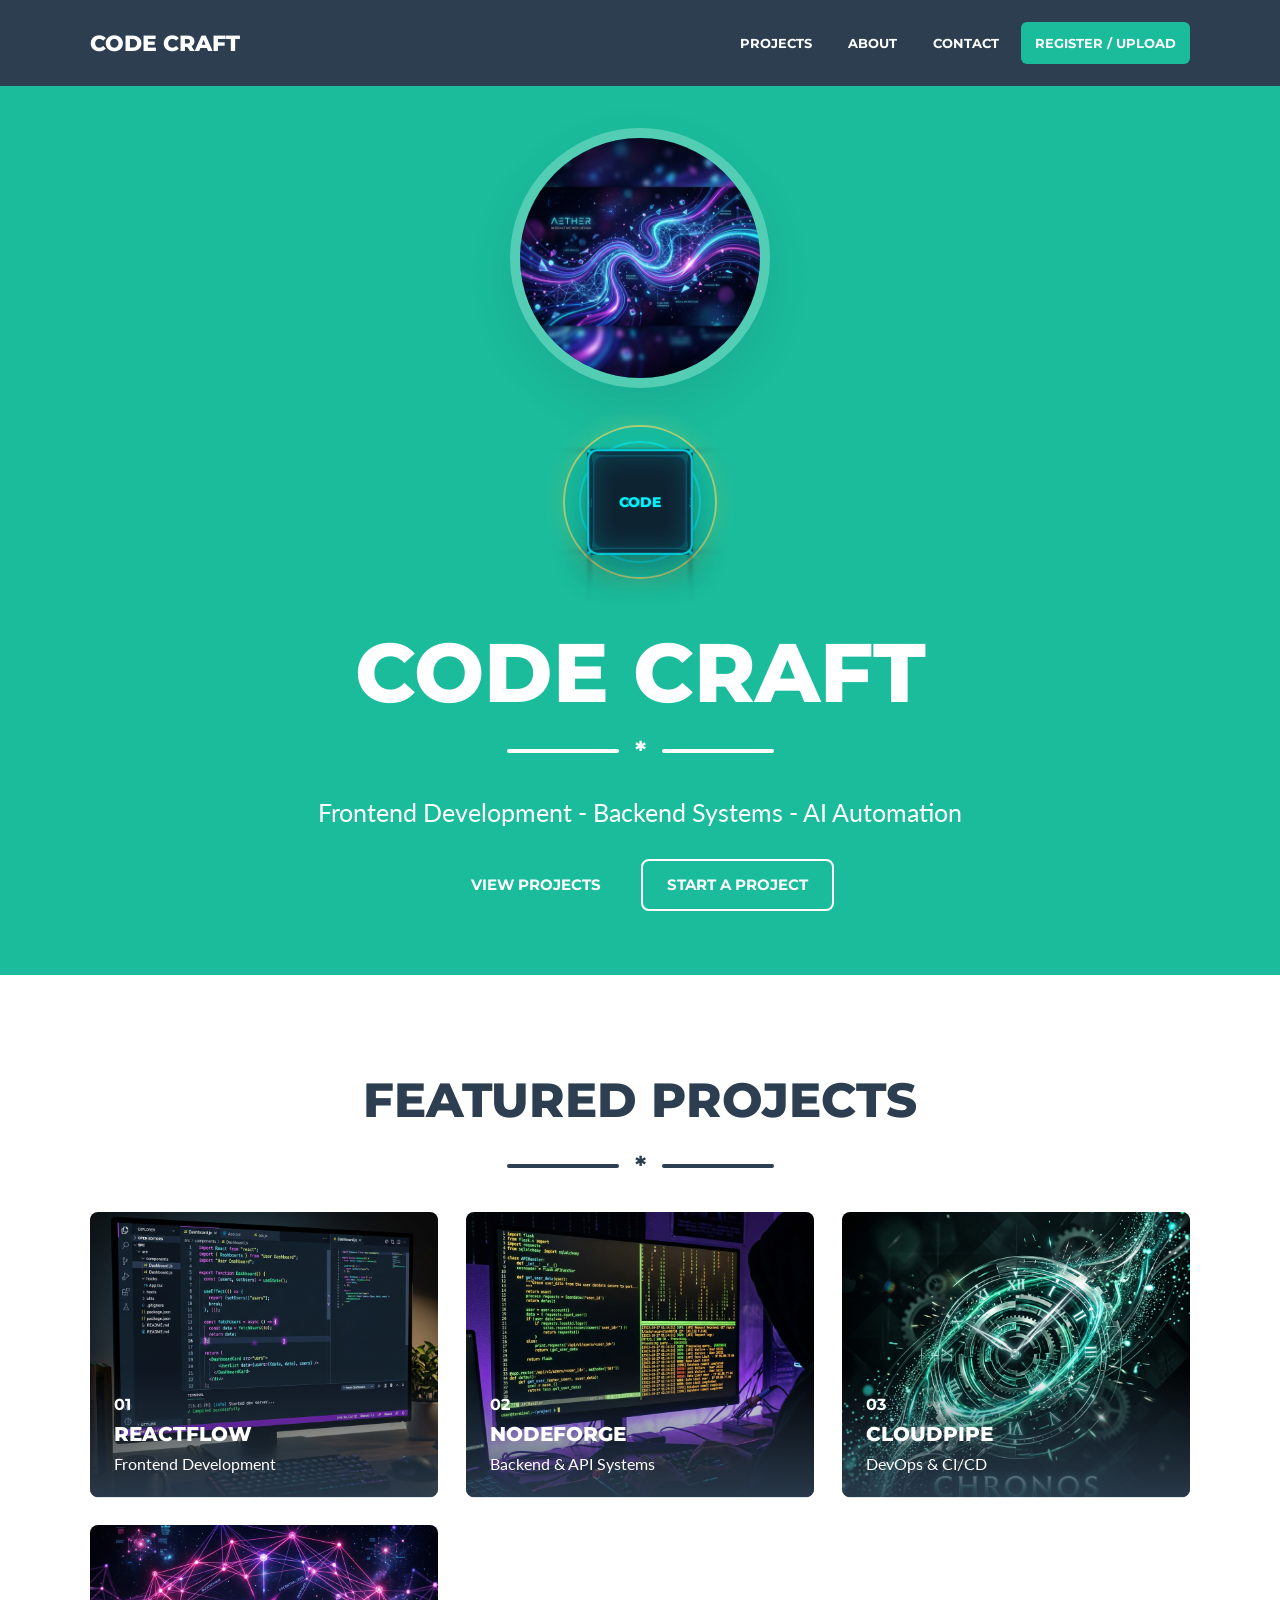
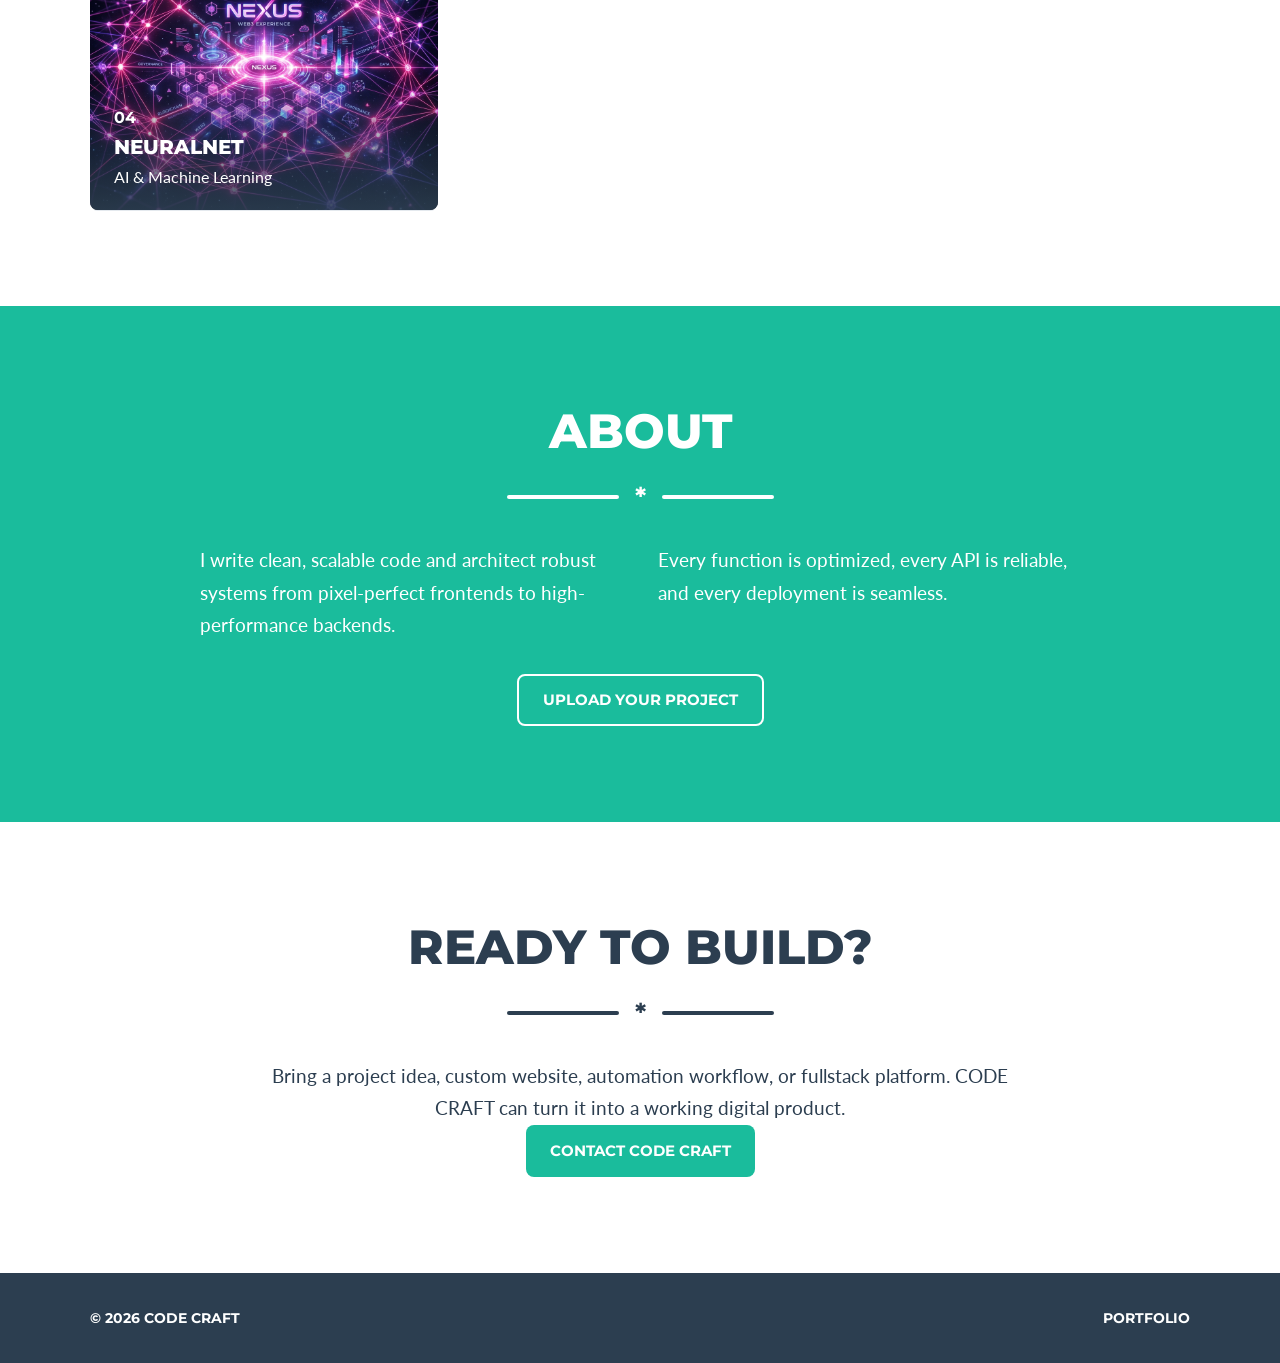
<file: Animuinated website 2/index.html>
<!DOCTYPE html>
<html lang="en">

<head>
  <meta charset="UTF-8">
  <meta name="viewport" content="width=device-width, initial-scale=1.0">
  <title>CODE CRAFT - Developer Studio</title>
  <meta name="description" content="CODE CRAFT is a developer studio crafting clean software, portfolio projects, and custom digital systems.">

  <link rel="preconnect" href="https://fonts.googleapis.com">
  <link rel="preconnect" href="https://fonts.gstatic.com" crossorigin>
  <link href="https://fonts.googleapis.com/css2?family=Lato:wght@400;700&family=Montserrat:wght@400;700;800&display=swap" rel="stylesheet">
  <link rel="stylesheet" href="styles.css">
</head>

<body>
  <div class="cursor-dot"></div>
  <div class="cursor-ring"></div>

  <nav class="navbar" id="navbar">
    <a href="index.html" class="navbar-logo">CODE CRAFT</a>
    <ul class="navbar-links">
      <li><a href="projects.html">Projects</a></li>
      <li><a href="#about">About</a></li>
      <li><a href="contact.html">Contact</a></li>
      <li><a href="register.html" class="nav-btn">Register / Upload</a></li>
    </ul>
  </nav>

  <header class="masthead">
    <div class="masthead-inner">
      <img class="masthead-avatar" src="aether.png" alt="CODE CRAFT developer workspace preview">
      <div class="hero-3d-stage" aria-hidden="true">
        <div class="hero-3d-orbit hero-3d-orbit-a"></div>
        <div class="hero-3d-orbit hero-3d-orbit-b"></div>
        <div class="hero-3d-cube">
          <span class="cube-face cube-front">CODE</span>
          <span class="cube-face cube-back">BUILD</span>
          <span class="cube-face cube-right">DEBUG</span>
          <span class="cube-face cube-left">DEPLOY</span>
          <span class="cube-face cube-top">STACK</span>
          <span class="cube-face cube-bottom">SCRIPT</span>
        </div>
      </div>
      <h1>CODE CRAFT</h1>
      <div class="theme-divider theme-divider-light">
        <span></span>
        <strong>*</strong>
        <span></span>
      </div>
      <p>Frontend Development - Backend Systems - AI Automation</p>
      <div class="masthead-actions">
        <a href="projects.html" class="btn-primary">View Projects</a>
        <a href="contact.html" class="btn-outline">Start a Project</a>
      </div>
    </div>
  </header>

  <main>
    <section class="page-section portfolio-home" id="portfolio">
      <div class="section-container">
        <h2 class="page-section-heading">Featured Projects</h2>
        <div class="theme-divider">
          <span></span>
          <strong>*</strong>
          <span></span>
        </div>
        <div class="portfolio-grid" id="projectsGrid">
          <!-- Dynamically hydrated from data/projects.json -->
        </div>
      </div>
    </section>

    <section class="page-section about-band" id="about">
      <div class="section-container">
        <h2 class="page-section-heading">About</h2>
        <div class="theme-divider theme-divider-light">
          <span></span>
          <strong>*</strong>
          <span></span>
        </div>
        <div class="about-columns" id="aboutContent">
          <p>I write clean, scalable code and architect robust systems from pixel-perfect frontends to high-performance backends.</p>
          <p>Every function is optimized, every API is reliable, and every deployment is built with a practical path to production.</p>
        </div>
        <div class="section-actions">
          <a href="register.html" class="btn-outline">Upload Your Project</a>
        </div>
      </div>
    </section>

    <section class="page-section contact-preview">
      <div class="section-container narrow">
        <h2 class="page-section-heading">Ready To Build?</h2>
        <div class="theme-divider">
          <span></span>
          <strong>*</strong>
          <span></span>
        </div>
        <p class="lead-text">Bring a project idea, custom website, automation workflow, or fullstack platform. CODE CRAFT can turn it into a working digital product.</p>
        <a href="contact.html" class="btn-primary">Contact CODE CRAFT</a>
      </div>
    </section>
  </main>

  <footer class="site-footer">
    <span class="footer-text">&copy; 2026 CODE CRAFT</span>
    <a href="projects.html" class="footer-link">Portfolio</a>
  </footer>

  <script src="shared.js"></script>
  <script>
    (function () {
      const FALLBACK_PROFILE = {
        logo: "CODE CRAFT",
        about: {
          paragraphs: [
            "I write clean, scalable code and architect robust systems from pixel-perfect frontends to high-performance backends.",
            "Every function is optimized, every API is reliable, and every deployment is built with a practical path to production."
          ]
        }
      };

      const FALLBACK_PROJECTS = [
        { id: "01", name: "ReactFlow", category: "Frontend Development", image: "code_frontend.png" },
        { id: "02", name: "NodeForge", category: "Backend & API Systems", image: "code_backend.png" },
        { id: "03", name: "CloudPipe", category: "DevOps & CI/CD", image: "chronos.png" },
        { id: "04", name: "NeuralNet", category: "AI & Machine Learning", image: "nexus.png" }
      ];

      async function fetchData(url, fallback) {
        try {
          const response = await fetch(url);
          if (!response.ok) throw new Error("Unable to load data.");
          return await response.json();
        } catch (error) {
          return fallback;
        }
      }

      async function hydrateHome() {
        const profile = await fetchData("data/profile.json", FALLBACK_PROFILE);
        const projects = await fetchData("data/projects.json", FALLBACK_PROJECTS);

        document.querySelectorAll(".navbar-logo").forEach((logo) => {
          logo.textContent = profile.logo || "CODE CRAFT";
        });

        const aboutContent = document.getElementById("aboutContent");
        if (aboutContent && profile.about && Array.isArray(profile.about.paragraphs)) {
          aboutContent.innerHTML = profile.about.paragraphs.map((paragraph) => `<p>${paragraph}</p>`).join("");
        }

        const projectsGrid = document.getElementById("projectsGrid");
        if (projectsGrid) {
          projectsGrid.innerHTML = projects.map((project) => `
            <article class="portfolio-card">
              <div class="portfolio-card-bg" style="background-image: url('${project.image}')"></div>
              <div class="portfolio-card-caption">
                <span class="portfolio-num">${project.id}</span>
                <h3 class="portfolio-name">${project.name}</h3>
                <p class="portfolio-category">${project.category}</p>
              </div>
            </article>
          `).join("");
        }
      }

      window.addEventListener("DOMContentLoaded", hydrateHome);
    })();
  </script>
</body>

</html>
</file>
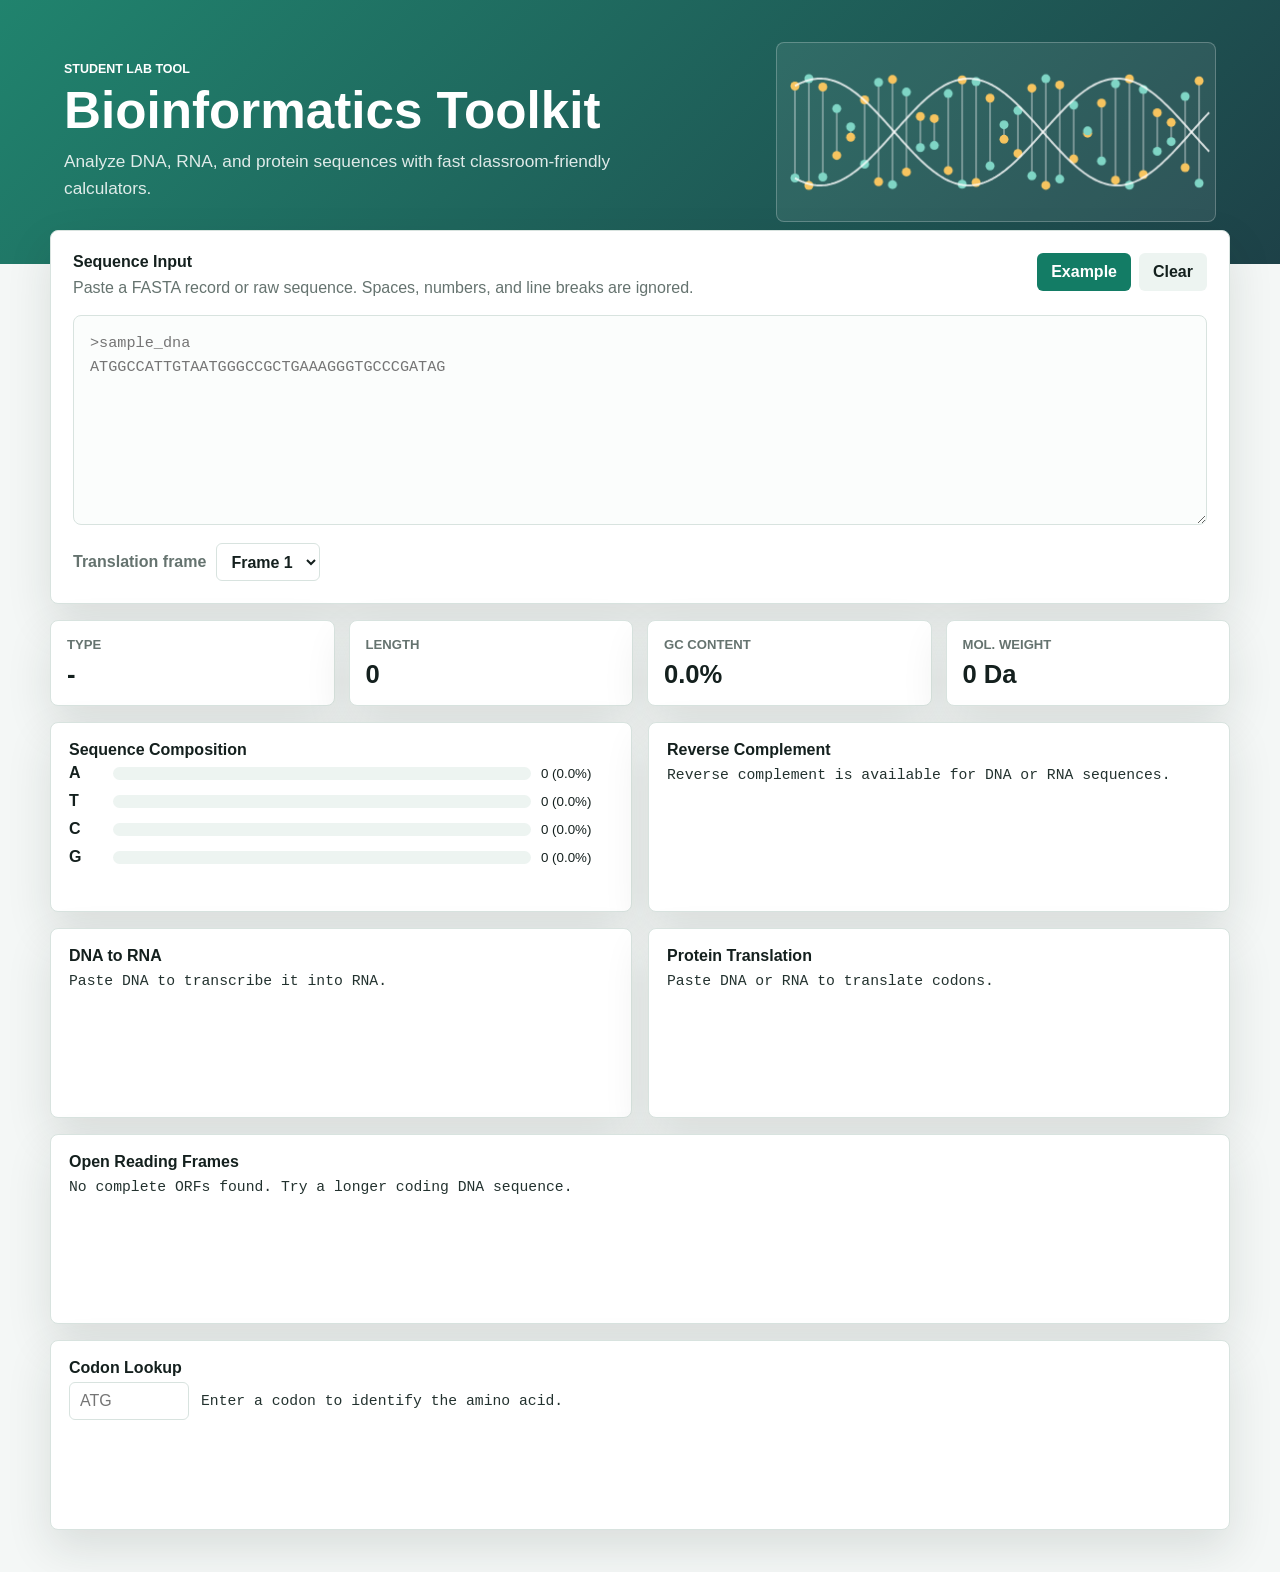
<file: Animuinated website 2/bioiinfromatic/index.html>
<!DOCTYPE html>
<html lang="en">
<head>
  <meta charset="UTF-8">
  <meta name="viewport" content="width=device-width, initial-scale=1.0">
  <title>Bioinformatics Student Toolkit</title>
  <link rel="stylesheet" href="styles.css">
</head>
<body>
  <header class="app-header">
    <div>
      <p class="eyebrow">Student Lab Tool</p>
      <h1>Bioinformatics Toolkit</h1>
      <p class="intro">Analyze DNA, RNA, and protein sequences with fast classroom-friendly calculators.</p>
    </div>
    <canvas id="helixCanvas" width="440" height="180" aria-label="Animated DNA helix visualization"></canvas>
  </header>

  <main class="layout">
    <section class="workspace" aria-labelledby="sequenceTitle">
      <div class="panel-heading">
        <div>
          <h2 id="sequenceTitle">Sequence Input</h2>
          <p>Paste a FASTA record or raw sequence. Spaces, numbers, and line breaks are ignored.</p>
        </div>
        <div class="controls">
          <button type="button" id="exampleBtn">Example</button>
          <button type="button" id="clearBtn" class="secondary">Clear</button>
        </div>
      </div>

      <textarea id="sequenceInput" spellcheck="false" placeholder=">sample_dna&#10;ATGGCCATTGTAATGGGCCGCTGAAAGGGTGCCCGATAG"></textarea>

      <div class="option-row">
        <label for="frameSelect">Translation frame</label>
        <select id="frameSelect">
          <option value="0">Frame 1</option>
          <option value="1">Frame 2</option>
          <option value="2">Frame 3</option>
        </select>
      </div>
    </section>

    <section class="metrics" aria-label="Sequence summary">
      <article>
        <span>Type</span>
        <strong id="seqType">-</strong>
      </article>
      <article>
        <span>Length</span>
        <strong id="seqLength">0</strong>
      </article>
      <article>
        <span>GC Content</span>
        <strong id="gcContent">0%</strong>
      </article>
      <article>
        <span>Mol. Weight</span>
        <strong id="molWeight">0 Da</strong>
      </article>
    </section>

    <section class="tool-grid">
      <article class="tool-panel">
        <h2>Sequence Composition</h2>
        <div class="bars" id="compositionBars"></div>
      </article>

      <article class="tool-panel">
        <h2>Reverse Complement</h2>
        <pre id="reverseComplement">Enter a DNA sequence to calculate its reverse complement.</pre>
      </article>

      <article class="tool-panel">
        <h2>DNA to RNA</h2>
        <pre id="rnaOutput">Enter a DNA sequence to transcribe it.</pre>
      </article>

      <article class="tool-panel">
        <h2>Protein Translation</h2>
        <pre id="proteinOutput">Enter DNA or RNA to translate codons.</pre>
      </article>

      <article class="tool-panel wide">
        <h2>Open Reading Frames</h2>
        <div class="orf-list" id="orfList">No ORFs found yet.</div>
      </article>

      <article class="tool-panel wide">
        <h2>Codon Lookup</h2>
        <div class="codon-lookup">
          <input id="codonInput" type="text" maxlength="3" placeholder="ATG" aria-label="Codon lookup">
          <output id="codonOutput">Enter a codon to identify the amino acid.</output>
        </div>
      </article>
    </section>
  </main>

  <script src="script.js"></script>
</body>
</html>
</file>
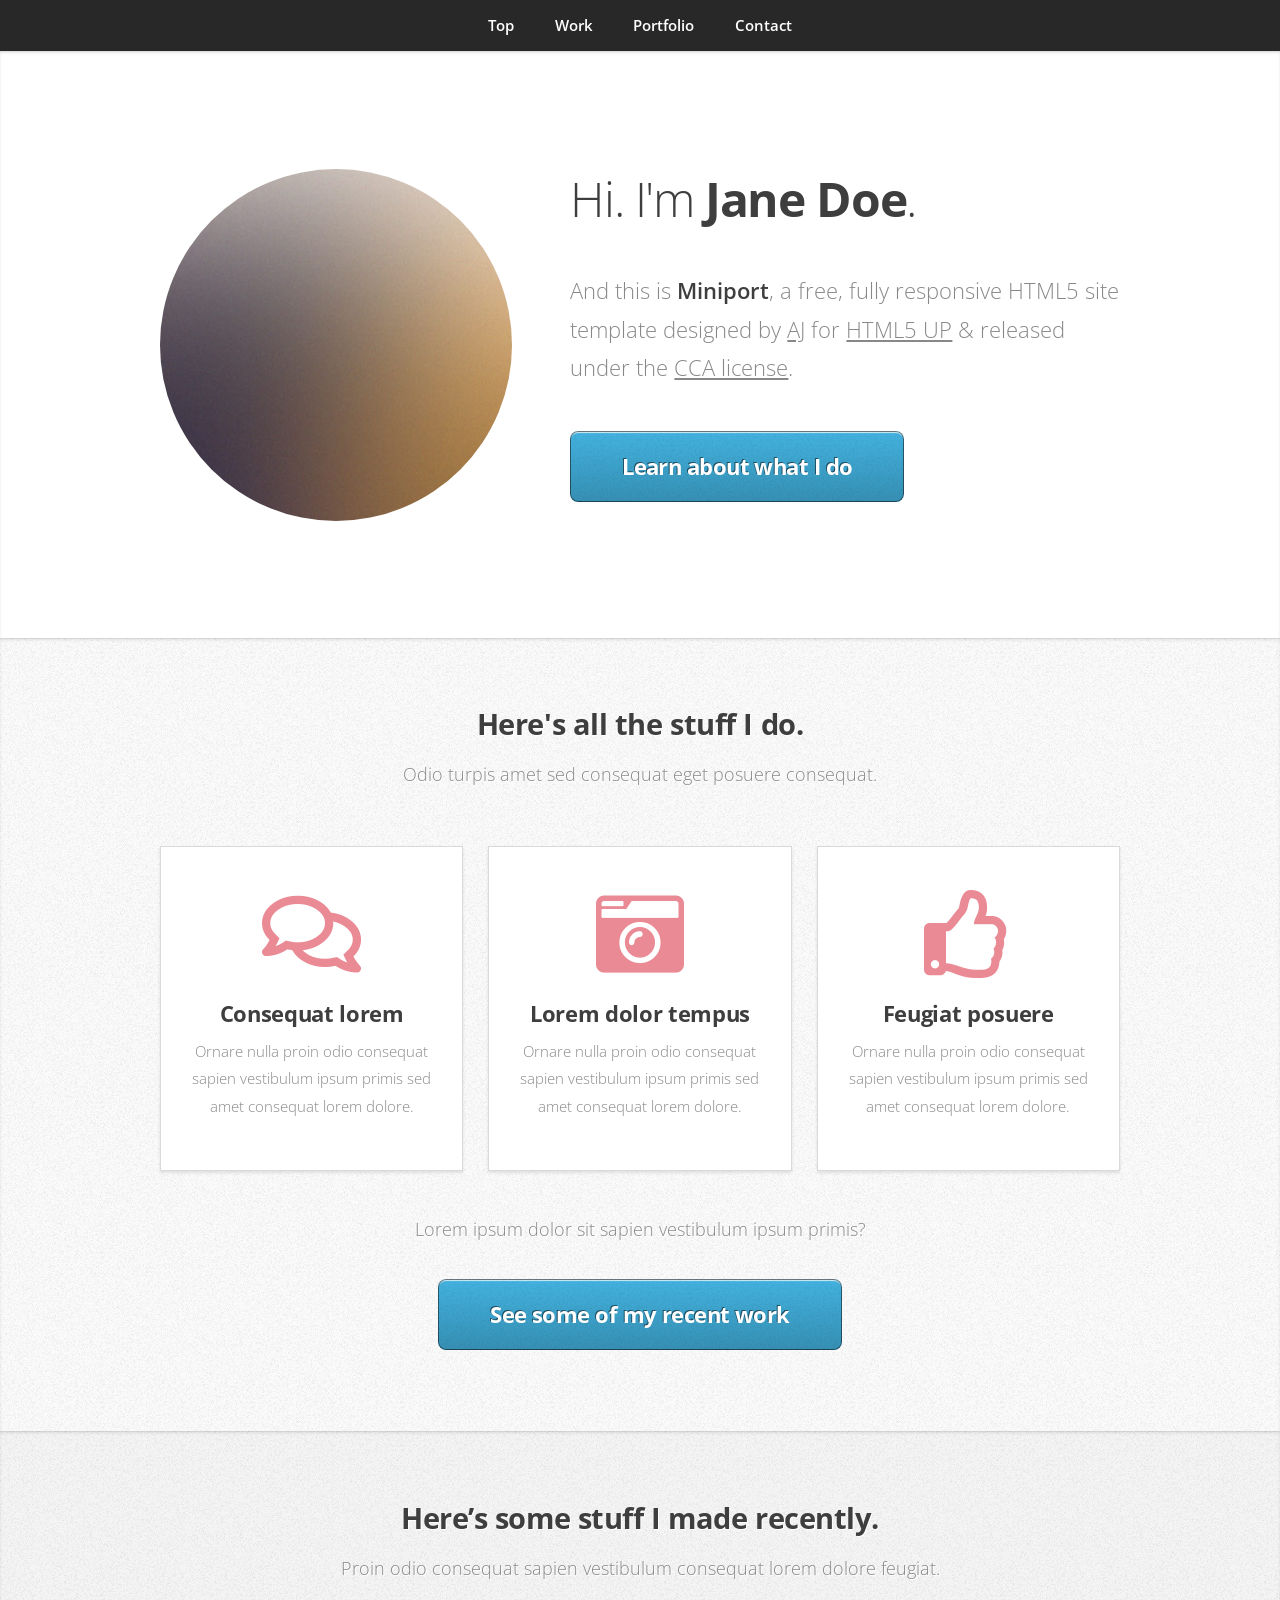
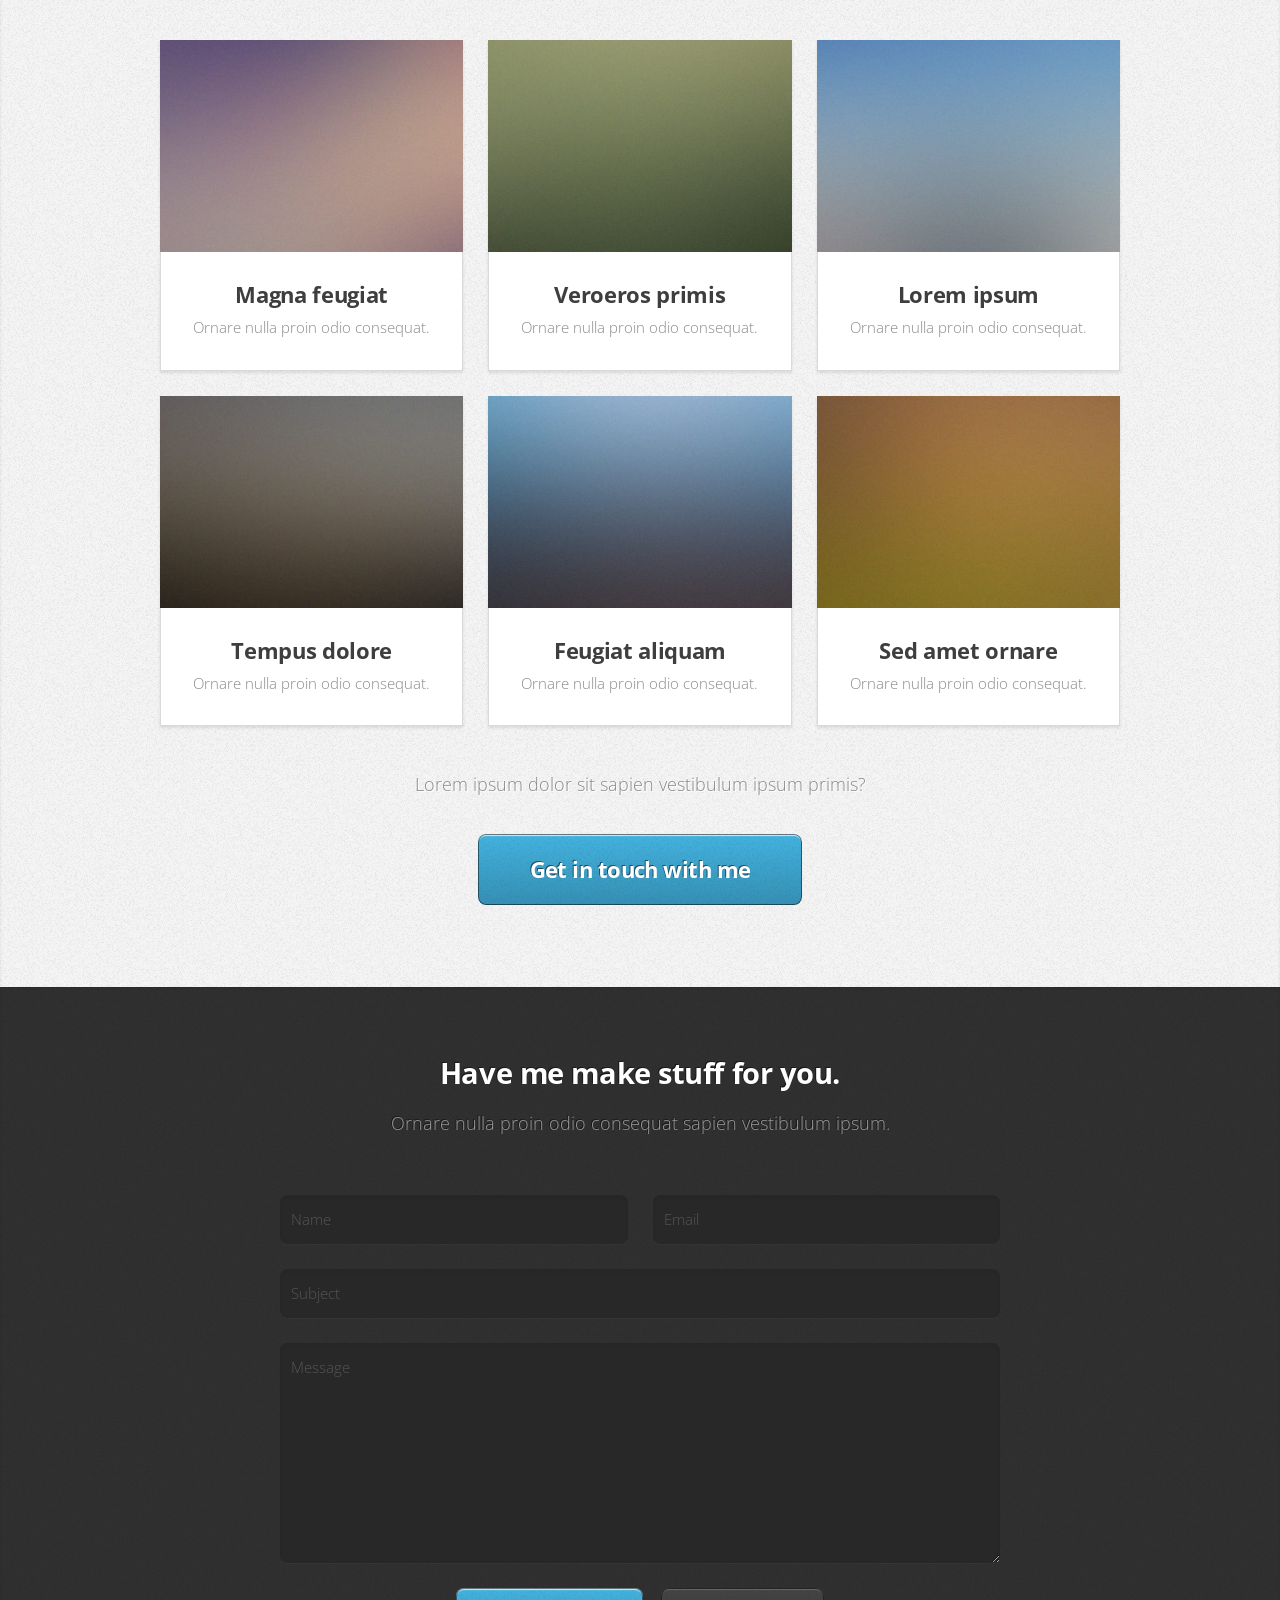
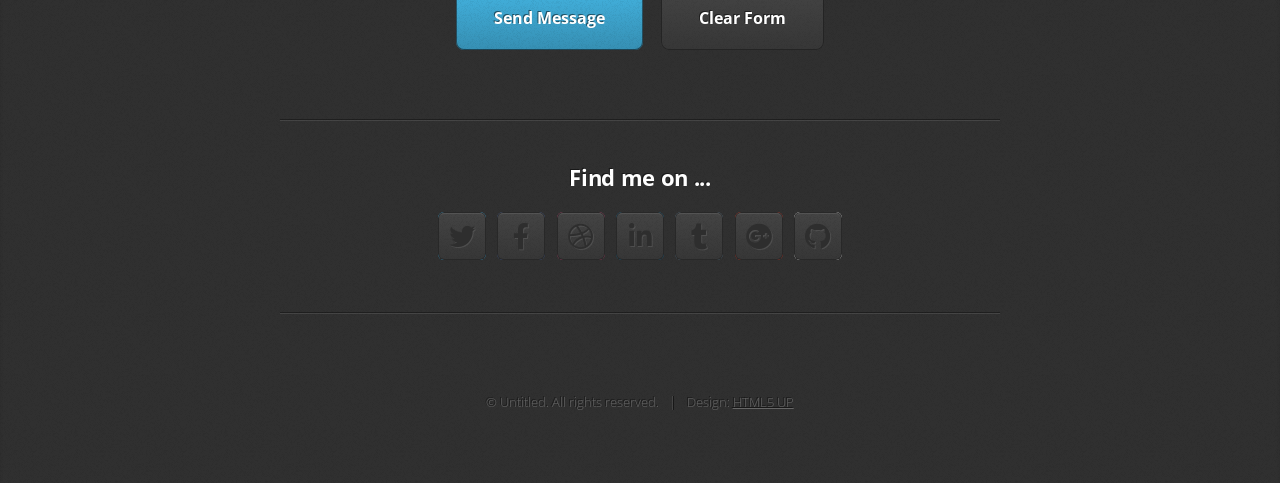
<file: Animuinated website 2/downloaded-themes/html5up-miniport/index.html>
<!DOCTYPE HTML>
<!--
	Miniport by HTML5 UP
	html5up.net | @ajlkn
	Free for personal and commercial use under the CCA 3.0 license (html5up.net/license)
-->
<html>
	<head>
		<title>Miniport by HTML5 UP</title>
		<meta charset="utf-8" />
		<meta name="viewport" content="width=device-width, initial-scale=1, user-scalable=no" />
		<link rel="stylesheet" href="assets/css/main.css" />
	</head>
	<body class="is-preload">

		<!-- Nav -->
			<nav id="nav">
				<ul class="container">
					<li><a href="#top">Top</a></li>
					<li><a href="#work">Work</a></li>
					<li><a href="#portfolio">Portfolio</a></li>
					<li><a href="#contact">Contact</a></li>
				</ul>
			</nav>

		<!-- Home -->
			<article id="top" class="wrapper style1">
				<div class="container">
					<div class="row">
						<div class="col-4 col-5-large col-12-medium">
							<span class="image fit"><img src="images/pic00.jpg" alt="" /></span>
						</div>
						<div class="col-8 col-7-large col-12-medium">
							<header>
								<h1>Hi. I'm <strong>Jane Doe</strong>.</h1>
							</header>
							<p>And this is <strong>Miniport</strong>, a free, fully responsive HTML5 site template designed by <a href="http://twitter.com/ajlkn">AJ</a> for <a href="http://html5up.net">HTML5 UP</a> &amp; released under the <a href="http://html5up.net/license">CCA license</a>.</p>
							<a href="#work" class="button large scrolly">Learn about what I do</a>
						</div>
					</div>
				</div>
			</article>

		<!-- Work -->
			<article id="work" class="wrapper style2">
				<div class="container">
					<header>
						<h2>Here's all the stuff I do.</h2>
						<p>Odio turpis amet sed consequat eget posuere consequat.</p>
					</header>
					<div class="row aln-center">
						<div class="col-4 col-6-medium col-12-small">
							<section class="box style1">
								<span class="icon featured fa-comments"></span>
								<h3>Consequat lorem</h3>
								<p>Ornare nulla proin odio consequat sapien vestibulum ipsum primis sed amet consequat lorem dolore.</p>
							</section>
						</div>
						<div class="col-4 col-6-medium col-12-small">
							<section class="box style1">
								<span class="icon solid featured fa-camera-retro"></span>
								<h3>Lorem dolor tempus</h3>
								<p>Ornare nulla proin odio consequat sapien vestibulum ipsum primis sed amet consequat lorem dolore.</p>
							</section>
						</div>
						<div class="col-4 col-6-medium col-12-small">
							<section class="box style1">
								<span class="icon featured fa-thumbs-up"></span>
								<h3>Feugiat posuere</h3>
								<p>Ornare nulla proin odio consequat sapien vestibulum ipsum primis sed amet consequat lorem dolore.</p>
							</section>
						</div>
					</div>
					<footer>
						<p>Lorem ipsum dolor sit sapien vestibulum ipsum primis?</p>
						<a href="#portfolio" class="button large scrolly">See some of my recent work</a>
					</footer>
				</div>
			</article>

		<!-- Portfolio -->
			<article id="portfolio" class="wrapper style3">
				<div class="container">
					<header>
						<h2>Here’s some stuff I made recently.</h2>
						<p>Proin odio consequat  sapien vestibulum consequat lorem dolore feugiat.</p>
					</header>
					<div class="row">
						<div class="col-4 col-6-medium col-12-small">
							<article class="box style2">
								<a href="#" class="image featured"><img src="images/pic01.jpg" alt="" /></a>
								<h3><a href="#">Magna feugiat</a></h3>
								<p>Ornare nulla proin odio consequat.</p>
							</article>
						</div>
						<div class="col-4 col-6-medium col-12-small">
							<article class="box style2">
								<a href="#" class="image featured"><img src="images/pic02.jpg" alt="" /></a>
								<h3><a href="#">Veroeros primis</a></h3>
								<p>Ornare nulla proin odio consequat.</p>
							</article>
						</div>
						<div class="col-4 col-6-medium col-12-small">
							<article class="box style2">
								<a href="#" class="image featured"><img src="images/pic03.jpg" alt="" /></a>
								<h3><a href="#">Lorem ipsum</a></h3>
								<p>Ornare nulla proin odio consequat.</p>
							</article>
						</div>
						<div class="col-4 col-6-medium col-12-small">
							<article class="box style2">
								<a href="#" class="image featured"><img src="images/pic04.jpg" alt="" /></a>
								<h3><a href="#">Tempus dolore</a></h3>
								<p>Ornare nulla proin odio consequat.</p>
							</article>
						</div>
						<div class="col-4 col-6-medium col-12-small">
							<article class="box style2">
								<a href="#" class="image featured"><img src="images/pic05.jpg" alt="" /></a>
								<h3><a href="#">Feugiat aliquam</a></h3>
								<p>Ornare nulla proin odio consequat.</p>
							</article>
						</div>
						<div class="col-4 col-6-medium col-12-small">
							<article class="box style2">
								<a href="#" class="image featured"><img src="images/pic06.jpg" alt="" /></a>
								<h3><a href="#">Sed amet ornare</a></h3>
								<p>Ornare nulla proin odio consequat.</p>
							</article>
						</div>
					</div>
					<footer>
						<p>Lorem ipsum dolor sit sapien vestibulum ipsum primis?</p>
						<a href="#contact" class="button large scrolly">Get in touch with me</a>
					</footer>
				</div>
			</article>

		<!-- Contact -->
			<article id="contact" class="wrapper style4">
				<div class="container medium">
					<header>
						<h2>Have me make stuff for you.</h2>
						<p>Ornare nulla proin odio consequat sapien vestibulum ipsum.</p>
					</header>
					<div class="row">
						<div class="col-12">
							<form method="post" action="#">
								<div class="row">
									<div class="col-6 col-12-small">
										<input type="text" name="name" id="name" placeholder="Name" />
									</div>
									<div class="col-6 col-12-small">
										<input type="text" name="email" id="email" placeholder="Email" />
									</div>
									<div class="col-12">
										<input type="text" name="subject" id="subject" placeholder="Subject" />
									</div>
									<div class="col-12">
										<textarea name="message" id="message" placeholder="Message"></textarea>
									</div>
									<div class="col-12">
										<ul class="actions">
											<li><input type="submit" value="Send Message" /></li>
											<li><input type="reset" value="Clear Form" class="alt" /></li>
										</ul>
									</div>
								</div>
							</form>
						</div>
						<div class="col-12">
							<hr />
							<h3>Find me on ...</h3>
							<ul class="social">
								<li><a href="#" class="icon brands fa-twitter"><span class="label">Twitter</span></a></li>
								<li><a href="#" class="icon brands fa-facebook-f"><span class="label">Facebook</span></a></li>
								<li><a href="#" class="icon brands fa-dribbble"><span class="label">Dribbble</span></a></li>
								<li><a href="#" class="icon brands fa-linkedin-in"><span class="label">LinkedIn</span></a></li>
								<li><a href="#" class="icon brands fa-tumblr"><span class="label">Tumblr</span></a></li>
								<li><a href="#" class="icon brands fa-google-plus"><span class="label">Google+</span></a></li>
								<li><a href="#" class="icon brands fa-github"><span class="label">Github</span></a></li>
								<!--
								<li><a href="#" class="icon solid fa-rss"><span>RSS</span></a></li>
								<li><a href="#" class="icon brands fa-instagram"><span>Instagram</span></a></li>
								<li><a href="#" class="icon brands fa-foursquare"><span>Foursquare</span></a></li>
								<li><a href="#" class="icon brands fa-skype"><span>Skype</span></a></li>
								<li><a href="#" class="icon brands fa-soundcloud"><span>Soundcloud</span></a></li>
								<li><a href="#" class="icon brands fa-youtube"><span>YouTube</span></a></li>
								<li><a href="#" class="icon brands fa-blogger"><span>Blogger</span></a></li>
								<li><a href="#" class="icon brands fa-flickr"><span>Flickr</span></a></li>
								<li><a href="#" class="icon brands fa-vimeo"><span>Vimeo</span></a></li>
								-->
							</ul>
							<hr />
						</div>
					</div>
					<footer>
						<ul id="copyright">
							<li>&copy; Untitled. All rights reserved.</li><li>Design: <a href="http://html5up.net">HTML5 UP</a></li>
						</ul>
					</footer>
				</div>
			</article>

		<!-- Scripts -->
			<script src="assets/js/jquery.min.js"></script>
			<script src="assets/js/jquery.scrolly.min.js"></script>
			<script src="assets/js/browser.min.js"></script>
			<script src="assets/js/breakpoints.min.js"></script>
			<script src="assets/js/util.js"></script>
			<script src="assets/js/main.js"></script>

	</body>
</html>
</file>
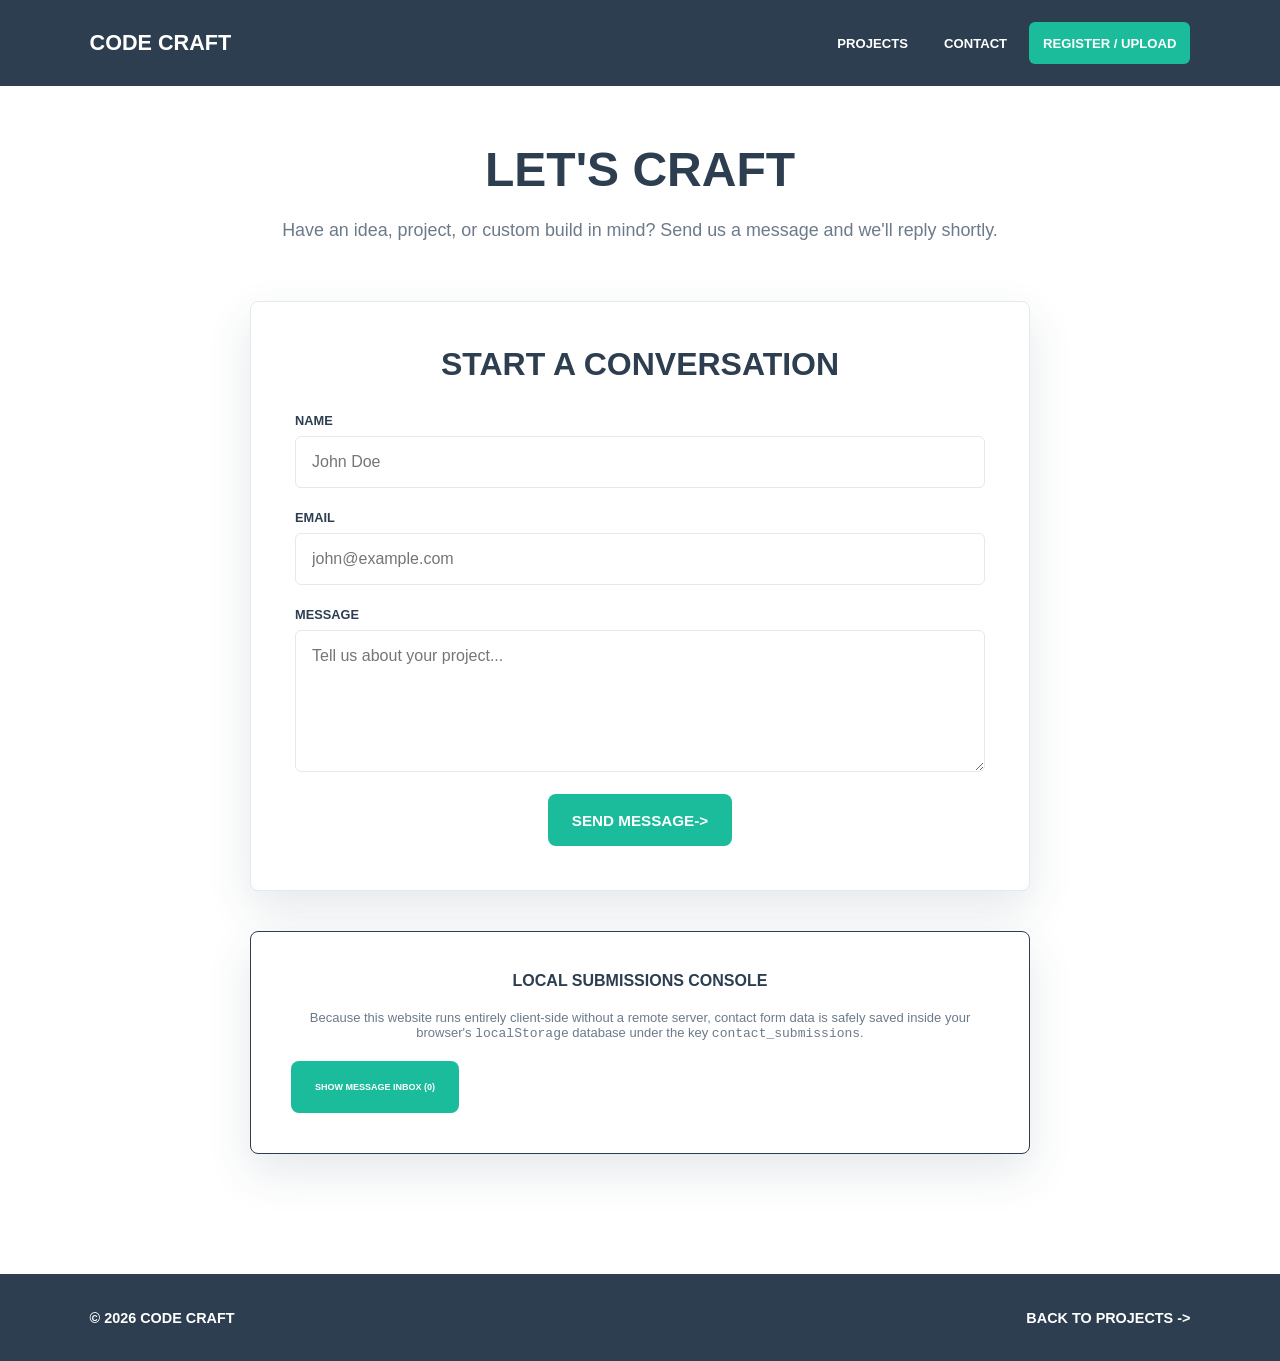
<file: Animuinated website 2/contact.html>
<!DOCTYPE html>
<html lang="en">

<head>
  <meta charset="UTF-8">
  <meta name="viewport" content="width=device-width, initial-scale=1.0">
  <title>Contact - CODE CRAFT</title>
  <meta name="description" content="Get in touch with CODE CRAFT developer studio. Let's build something together.">

  <link rel="preconnect" href="https://fonts.googleapis.com">
  <link rel="preconnect" href="https://fonts.gstatic.com" crossorigin>
  <link href="https://fonts.googleapis.com/css2?family=Fira+Code:wght@400;500;600;700&family=Inter:wght@300;400;500;600&display=swap" rel="stylesheet">
  <link rel="stylesheet" href="styles.css">
</head>

<body>

  <!-- Custom Cursor -->
  <div class="cursor-dot"></div>
  <div class="cursor-ring"></div>

  <!-- Grid Overlay -->
  <div class="grid-overlay"></div>

  <!-- Navigation -->
  <nav class="navbar" id="navbar">
    <a href="index.html" class="navbar-logo">CODE CRAFT</a>
    <ul class="navbar-links">
      <li><a href="projects.html">Projects</a></li>
      <li><a href="contact.html">Contact</a></li>
      <li><a href="register.html" class="nav-btn">Register / Upload</a></li>
    </ul>
  </nav>

  <!-- Main Content -->
  <div class="page-container">
    <div class="page-header">
      <h1 class="page-title">Let's Craft</h1>
      <p class="page-subtitle">Have an idea, project, or custom build in mind? Send us a message and we'll reply shortly.</p>
    </div>

    <section class="contact-section">
      <div class="contact-card">
        <h2 class="contact-title">Start a Conversation</h2>
        <form class="contact-form" id="contactForm">
          <div class="form-group">
            <label for="clientName">Name</label>
            <input type="text" id="clientName" required placeholder="John Doe">
          </div>
          <div class="form-group">
            <label for="clientEmail">Email</label>
            <input type="email" id="clientEmail" required placeholder="john@example.com">
          </div>
          <div class="form-group">
            <label for="clientMessage">Message</label>
            <textarea id="clientMessage" rows="6" required placeholder="Tell us about your project..."></textarea>
          </div>
          <button type="submit" class="btn-primary" style="align-self: center; cursor: none;">
            <span class="btn-text">Send Message</span>
            <span class="btn-arrow">-></span>
          </button>
        </form>
        <div class="form-success-msg" id="successMsg">
          Message sent successfully. We'll get back to you shortly!
        </div>
      </div>
    </section>

    <!-- Submissions Viewer Console -->
    <section class="contact-section" style="margin-top: 40px; padding-bottom: 40px;">
      <div class="contact-card" style="padding: 40px; max-width: 900px; border-color: var(--border-hover);">
        <h3 class="contact-title" style="font-size: 16px; margin-bottom: 20px;">Local Submissions Console</h3>
        <p style="text-align: center; color: var(--muted); font-size: 13px; margin-bottom: 20px;">
          Because this website runs entirely client-side without a remote server, contact form data is safely saved inside your browser's <code>localStorage</code> database under the key <code>contact_submissions</code>.
        </p>
        <button id="btnToggleInbox" class="btn-primary" style="align-self: center; cursor: none; padding: 12px 24px; font-size: 9px;">
          <span class="btn-text">Show Message Inbox (0)</span>
        </button>
        <div id="inboxWrapper" style="display: none; margin-top: 30px; overflow-x: auto; width: 100%;">
          <table style="width: 100%; border-collapse: collapse; text-align: left; font-size: 13px;">
            <thead>
              <tr style="border-bottom: 2px solid var(--border); color: var(--primary); font-family: 'Montserrat', sans-serif; font-size: 11px;">
                <th style="padding: 12px 10px;">Date</th>
                <th style="padding: 12px 10px;">Name</th>
                <th style="padding: 12px 10px;">Email</th>
                <th style="padding: 12px 10px;">Message</th>
              </tr>
            </thead>
            <tbody id="inboxTableBody" style="color: var(--ink);">
              <!-- Hydrated from localStorage -->
            </tbody>
          </table>
        </div>
      </div>
    </section>
  </div>

  <!-- Footer -->
  <footer class="site-footer">
    <span class="footer-text">&copy; 2026 CODE CRAFT</span>
    <a href="projects.html" class="footer-link">Back to Projects -></a>
  </footer>

  <script src="shared.js"></script>
  <script>
    const contactForm = document.getElementById('contactForm');
    const successMsg = document.getElementById('successMsg');
    const btnToggleInbox = document.getElementById('btnToggleInbox');
    const inboxWrapper = document.getElementById('inboxWrapper');
    const inboxTableBody = document.getElementById('inboxTableBody');

    // Submissions Handler
    if (contactForm && successMsg) {
      contactForm.addEventListener('submit', (e) => {
        e.preventDefault();
        const name = document.getElementById('clientName').value;
        const email = document.getElementById('clientEmail').value;
        const message = document.getElementById('clientMessage').value;

        const submissions = JSON.parse(localStorage.getItem('contact_submissions') || '[]');
        submissions.push({ name, email, message, date: new Date().toISOString() });
        localStorage.setItem('contact_submissions', JSON.stringify(submissions));

        contactForm.style.opacity = '0';
        setTimeout(() => {
          contactForm.style.display = 'none';
          successMsg.style.display = 'block';
          updateInboxUI();
        }, 400);
      });
    }

    function updateInboxUI() {
      const submissions = JSON.parse(localStorage.getItem('contact_submissions') || '[]');
      btnToggleInbox.querySelector('.btn-text').textContent = `Show Message Inbox (${submissions.length})`;
      
      if (submissions.length === 0) {
        inboxTableBody.innerHTML = `<tr><td colspan="4" style="text-align: center; padding: 20px; color: var(--muted);">No messages in localStorage. Send a message to test!</td></tr>`;
      } else {
        inboxTableBody.innerHTML = submissions.map(s => {
          const date = new Date(s.date).toLocaleDateString() + ' ' + new Date(s.date).toLocaleTimeString([], {hour: '2-digit', minute:'2-digit'});
          return `
            <tr style="border-bottom: 1px solid var(--border);">
              <td style="padding: 12px 10px; font-family: 'Fira Code', monospace; font-size: 11px; white-space: nowrap;">${date}</td>
              <td style="padding: 12px 10px; font-weight: 500;">${s.name}</td>
              <td style="padding: 12px 10px; color: var(--primary-dark);">${s.email}</td>
              <td style="padding: 12px 10px; color: var(--muted);">${s.message}</td>
            </tr>
          `;
        }).join('\n');
      }
    }

    // Toggle inbox panel
    btnToggleInbox.addEventListener('click', () => {
      const isVisible = inboxWrapper.style.display === 'block';
      if (isVisible) {
        inboxWrapper.style.display = 'none';
        btnToggleInbox.querySelector('.btn-text').textContent = btnToggleInbox.querySelector('.btn-text').textContent.replace('Hide', 'Show');
      } else {
        inboxWrapper.style.display = 'block';
        btnToggleInbox.querySelector('.btn-text').textContent = btnToggleInbox.querySelector('.btn-text').textContent.replace('Show', 'Hide');
      }
    });

    // Populate console on load
    updateInboxUI();
  </script>

</body>
</html>
</file>
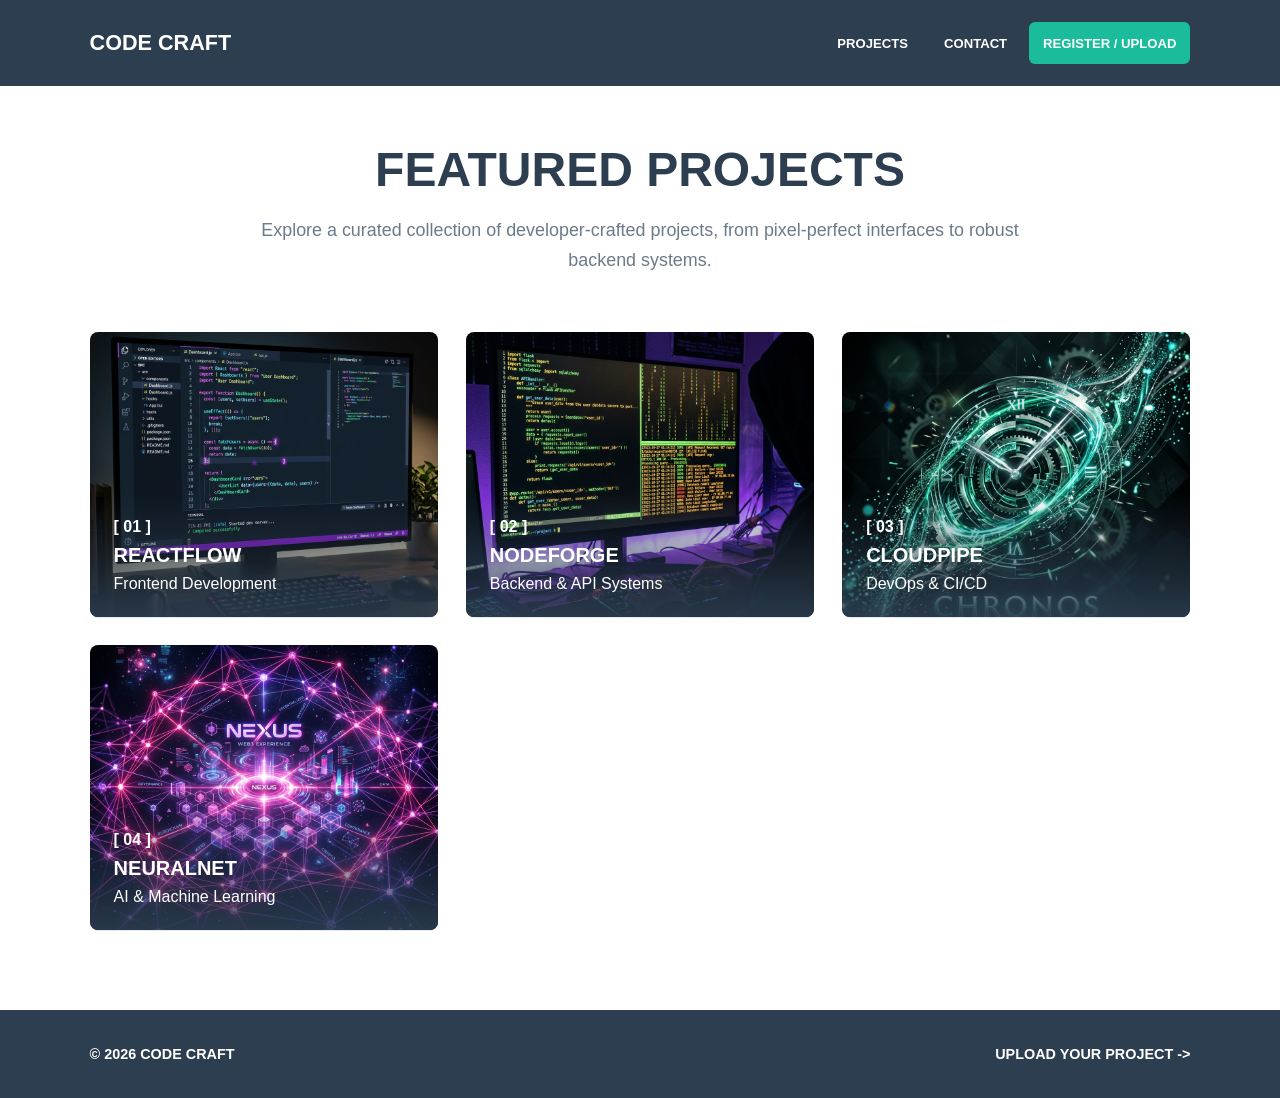
<file: Animuinated website 2/projects.html>
<!DOCTYPE html>
<html lang="en">

<head>
  <meta charset="UTF-8">
  <meta name="viewport" content="width=device-width, initial-scale=1.0">
  <title>Projects - CODE CRAFT</title>
  <meta name="description" content="Browse featured projects and community uploads at CODE CRAFT developer studio.">

  <link rel="preconnect" href="https://fonts.googleapis.com">
  <link rel="preconnect" href="https://fonts.gstatic.com" crossorigin>
  <link href="https://fonts.googleapis.com/css2?family=Fira+Code:wght@400;500;600;700&family=Inter:wght@300;400;500;600&display=swap" rel="stylesheet">
  <link rel="stylesheet" href="styles.css">
</head>

<body>

  <!-- Custom Cursor -->
  <div class="cursor-dot"></div>
  <div class="cursor-ring"></div>

  <!-- Grid Overlay -->
  <div class="grid-overlay"></div>

  <!-- Navigation -->
  <nav class="navbar" id="navbar">
    <a href="index.html" class="navbar-logo">CODE CRAFT</a>
    <ul class="navbar-links">
      <li><a href="projects.html">Projects</a></li>
      <li><a href="contact.html">Contact</a></li>
      <li><a href="register.html" class="nav-btn">Register / Upload</a></li>
    </ul>
  </nav>

  <!-- Main Content -->
  <div class="page-container">
    <div class="page-header">
      <h1 class="page-title">Featured Projects</h1>
      <p class="page-subtitle">Explore a curated collection of developer-crafted projects, from pixel-perfect interfaces to robust backend systems.</p>
    </div>

    <section class="portfolio-section">
      <div class="portfolio-grid" id="projectsGrid">
        <!-- Dynamically hydrated -->
      </div>
    </section>
  </div>

  <!-- Fullscreen Code Explorer & Sandbox Modal -->
  <div class="explorer-modal" id="explorerModal">
    <button class="explorer-close" id="btnCloseExplorer">x</button>
    <div class="explorer-container">
      <div class="explorer-sidebar">
        <div class="sidebar-title" id="explorerProjTitle">Workspace Files</div>
        <ul class="file-list" id="explorerFileList">
          <!-- Dynamically populated files -->
        </ul>
      </div>
      <div class="explorer-main">
        <div class="explorer-header">
          <div class="active-file-title" id="activeFileTitle">Select a file...</div>
          <div class="explorer-tabs" id="explorerTabsContainer" style="display: none;">
            <button class="explorer-tab-btn active" id="btnTabCode">Code Viewer</button>
            <button class="explorer-tab-btn" id="btnTabPreview">Live Preview</button>
          </div>
        </div>
        <div class="explorer-viewport">
          <pre class="code-viewer-pre" id="codeViewer"><code id="codeBlock">Select a code file from the workspace explorer to inspect its source code.</code></pre>
          <iframe class="sandbox-iframe" id="sandboxIframe" sandbox="allow-scripts allow-modals"></iframe>
        </div>
      </div>
    </div>
  </div>

  <!-- Footer -->
  <footer class="site-footer">
    <span class="footer-text">&copy; 2026 CODE CRAFT</span>
    <a href="register.html" class="footer-link">Upload Your Project -></a>
  </footer>

  <script src="shared.js"></script>
  <script>
    const FALLBACK_PROJECTS = [
      { "id": "01", "name": "ReactFlow", "category": "Frontend Development", "image": "code_frontend.png" },
      { "id": "02", "name": "NodeForge", "category": "Backend & API Systems", "image": "code_backend.png" },
      { "id": "03", "name": "CloudPipe", "category": "DevOps & CI/CD", "image": "chronos.png" },
      { "id": "04", "name": "NeuralNet", "category": "AI & Machine Learning", "image": "nexus.png" }
    ];

    let allProjectsList = [];
    let currentExplorerProject = null;
    let activeBlobURL = '';

    async function loadProjects() {
      let staticProjects;
      try {
        const res = await fetch('data/projects.json');
        if (!res.ok) throw new Error();
        staticProjects = await res.json();
      } catch (e) {
        staticProjects = FALLBACK_PROJECTS;
      }

      const userProjects = JSON.parse(localStorage.getItem('uploaded_projects') || '[]');
      allProjectsList = [...staticProjects, ...userProjects];

      const grid = document.getElementById('projectsGrid');
      if (!grid) return;

      grid.innerHTML = allProjectsList.map(p => {
        const isUploaded = p.files && p.files.length > 0;
        const uploadTag = isUploaded ? `<span class="card-upload-ribbon">Folder Upload</span>` : '';
        const exploreButton = isUploaded 
          ? `<button class="explore-btn" onclick="openCodeExplorer('${p.id}')">Explore & Run</button>` 
          : '';

        return `
          <div class="portfolio-card">
            ${uploadTag}
            <div class="portfolio-card-bg" style="background-image: url('${p.image}')"></div>
            <div class="portfolio-meta">
              <span class="portfolio-num">[ ${p.id} ]</span>
              <h3 class="portfolio-name">${p.name}</h3>
              <span class="portfolio-category">${p.category}</span>
              ${exploreButton}
            </div>
          </div>
        `;
      }).join('\n');
    }

    /* ── Code Explorer Functions ── */
    window.openCodeExplorer = function (projId) {
      const project = allProjectsList.find(p => p.id === projId);
      if (!project || !project.files || project.files.length === 0) return;

      currentExplorerProject = project;
      
      const modal = document.getElementById('explorerModal');
      const projTitle = document.getElementById('explorerProjTitle');
      const fileList = document.getElementById('explorerFileList');
      const tabsContainer = document.getElementById('explorerTabsContainer');
      
      projTitle.textContent = project.name;
      fileList.innerHTML = '';
      
      // Check if folder contains index.html for Live Preview tab unlocking
      const hasIndexHtml = project.files.some(f => f.path.toLowerCase().endsWith('index.html'));
      tabsContainer.style.display = hasIndexHtml ? 'flex' : 'none';

      // Build file explorer tree items
      project.files.forEach((file, index) => {
        const li = document.createElement('li');
        li.className = 'file-item';
        
        // Display only filename or full webkitRelativePath
        const cleanPath = file.path.substring(file.path.indexOf('/') + 1);
        const icon = file.isBinary ? 'IMG' : 'FILE';
        
        li.innerHTML = `<span class="file-icon">${icon}</span> ${cleanPath}`;
        li.addEventListener('click', () => selectFile(index));
        fileList.appendChild(li);
      });

      // Show modal
      modal.classList.add('active');
      document.body.style.overflow = 'hidden';

      // Default back to first tab (Code view)
      switchTab('code');

      // Select first file automatically if available
      if (project.files.length > 0) {
        selectFile(0);
      }
    };

    function selectFile(fileIndex) {
      if (!currentExplorerProject) return;
      
      const file = currentExplorerProject.files[fileIndex];
      const items = document.querySelectorAll('.file-item');
      items.forEach((item, idx) => {
        if (idx === fileIndex) item.classList.add('active');
        else item.classList.remove('active');
      });

      const activeFileTitle = document.getElementById('activeFileTitle');
      const codeBlock = document.getElementById('codeBlock');
      
      const cleanPath = file.path.substring(file.path.indexOf('/') + 1);
      activeFileTitle.textContent = cleanPath;

      if (file.isBinary) {
        codeBlock.textContent = `[ Binary Asset / Image: Click Live Preview to view dynamic folder run ]`;
      } else {
        codeBlock.textContent = file.content;
      }
      
      // Auto switch back to code tab when a file is clicked
      switchTab('code');
    }

    function switchTab(tab) {
      const btnTabCode = document.getElementById('btnTabCode');
      const btnTabPreview = document.getElementById('btnTabPreview');
      const codeViewer = document.getElementById('codeViewer');
      const iframe = document.getElementById('sandboxIframe');

      if (tab === 'code') {
        btnTabCode.classList.add('active');
        btnTabPreview.classList.remove('active');
        codeViewer.style.display = 'block';
        iframe.style.display = 'none';
      } else {
        btnTabPreview.classList.add('active');
        btnTabCode.classList.remove('active');
        codeViewer.style.display = 'none';
        iframe.style.display = 'block';

        // Compile and run code inside sandbox iframe
        runIframeSandbox();
      }
    }

    function runIframeSandbox() {
      if (!currentExplorerProject || !currentExplorerProject.files) return;
      const iframe = document.getElementById('sandboxIframe');
      
      // Clean up previous blob URL
      if (activeBlobURL) {
        URL.revokeObjectURL(activeBlobURL);
        activeBlobURL = '';
      }

      // 1. Locate index.html
      const indexFile = currentExplorerProject.files.find(f => f.path.toLowerCase().endsWith('index.html'));
      if (!indexFile) return;

      let htmlContent = indexFile.content;

      // 2. Inline Stylesheets
      // Match relative stylesheet calls: href="style.css" or href="./css/style.css" etc.
      const cssRegex = /<link[^>]+rel=["']stylesheet["'][^>]+href=["']([^"']+)["'][^>]*>/gi;
      htmlContent = htmlContent.replace(cssRegex, (match, href) => {
        // Resolve filename
        const filename = href.split('/').pop();
        const cssFile = currentExplorerProject.files.find(f => f.path.endsWith(filename));
        if (cssFile) {
          return `<style>${cssFile.content}</style>`;
        }
        return ''; // strip broken stylesheets
      });

      // 3. Inline Scripts
      const scriptRegex = /<script[^>]+src=["']([^"']+)["'][^>]*>\s*<\/script>/gi;
      htmlContent = htmlContent.replace(scriptRegex, (match, src) => {
        const filename = src.split('/').pop();
        const jsFile = currentExplorerProject.files.find(f => f.path.endsWith(filename));
        if (jsFile) {
          return `<script>${jsFile.content}<\/script>`;
        }
        return ''; // strip broken scripts
      });

      // 4. Inline Images
      const imgRegex = /<img[^>]+src=["']([^"']+)["'][^>]*>/gi;
      htmlContent = htmlContent.replace(imgRegex, (match, src) => {
        // Skip base64 strings or remote urls
        if (src.startsWith('data:') || src.startsWith('http://') || src.startsWith('https://')) {
          return match;
        }
        const filename = src.split('/').pop();
        const imgFile = currentExplorerProject.files.find(f => f.path.endsWith(filename));
        if (imgFile && imgFile.isBinary) {
          return match.replace(src, imgFile.content);
        }
        return match;
      });

      // 5. Build Blob and inject to sandbox iframe
      const blob = new Blob([htmlContent], { type: 'text/html' });
      activeBlobURL = URL.createObjectURL(blob);
      iframe.src = activeBlobURL;
    }

    // Modal Close Triggers
    const btnCloseExplorer = document.getElementById('btnCloseExplorer');
    if (btnCloseExplorer) {
      btnCloseExplorer.addEventListener('click', () => {
        const modal = document.getElementById('explorerModal');
        modal.classList.remove('active');
        document.body.style.overflow = '';
        
        // Clean iframe src & active blob URLs
        const iframe = document.getElementById('sandboxIframe');
        iframe.src = 'about:blank';
        if (activeBlobURL) {
          URL.revokeObjectURL(activeBlobURL);
          activeBlobURL = '';
        }
        currentExplorerProject = null;
      });
    }

    // Modal Tab click handlers
    document.getElementById('btnTabCode').addEventListener('click', () => switchTab('code'));
    document.getElementById('btnTabPreview').addEventListener('click', () => switchTab('preview'));

    window.addEventListener('DOMContentLoaded', loadProjects);
  </script>

</body>
</html>
</file>
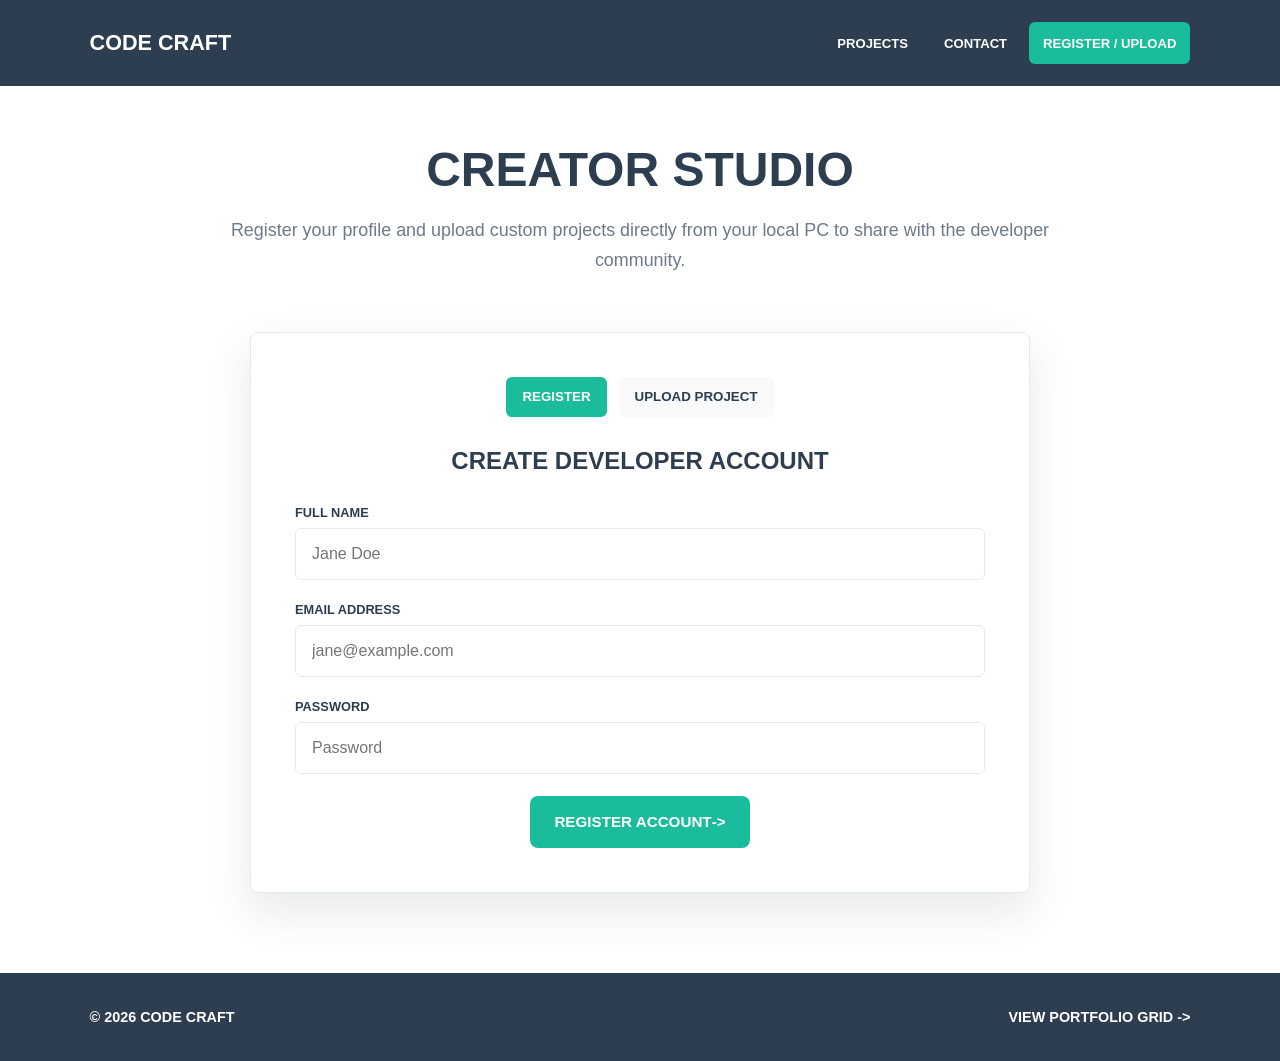
<file: Animuinated website 2/register.html>
<!DOCTYPE html>
<html lang="en">

<head>
  <meta charset="UTF-8">
  <meta name="viewport" content="width=device-width, initial-scale=1.0">
  <title>Register & Upload - CODE CRAFT</title>
  <meta name="description" content="Register your developer profile and upload your custom projects to the CODE CRAFT community portfolio.">

  <link rel="preconnect" href="https://fonts.googleapis.com">
  <link rel="preconnect" href="https://fonts.gstatic.com" crossorigin>
  <link href="https://fonts.googleapis.com/css2?family=Fira+Code:wght@400;500;600;700&family=Inter:wght@300;400;500;600&display=swap" rel="stylesheet">
  <link rel="stylesheet" href="styles.css">
</head>

<body>

  <!-- Custom Cursor -->
  <div class="cursor-dot"></div>
  <div class="cursor-ring"></div>

  <!-- Grid Overlay -->
  <div class="grid-overlay"></div>

  <!-- Navigation -->
  <nav class="navbar" id="navbar">
    <a href="index.html" class="navbar-logo">CODE CRAFT</a>
    <ul class="navbar-links">
      <li><a href="projects.html">Projects</a></li>
      <li><a href="contact.html">Contact</a></li>
      <li><a href="register.html" class="nav-btn">Register / Upload</a></li>
    </ul>
  </nav>

  <!-- Main Content -->
  <div class="page-container">
    <div class="page-header">
      <h1 class="page-title">Creator Studio</h1>
      <p class="page-subtitle">Register your profile and upload custom projects directly from your local PC to share with the developer community.</p>
    </div>

    <section class="contact-section">
      <div class="contact-card">
        <div class="auth-tabs">
          <button class="auth-tab-btn active" id="btnTabRegister">Register</button>
          <button class="auth-tab-btn" id="btnTabUpload">Upload Project</button>
        </div>

        <!-- Register Form -->
        <div id="registerFormWrapper">
          <h2 class="contact-title" style="margin-bottom: 30px; font-size: clamp(16px, 2vw, 24px);">Create Developer Account</h2>
          <form class="contact-form" id="registerForm">
            <div class="form-group">
              <label for="regName">Full Name</label>
              <input type="text" id="regName" required placeholder="Jane Doe">
            </div>
            <div class="form-group">
              <label for="regEmail">Email Address</label>
              <input type="email" id="regEmail" required placeholder="jane@example.com">
            </div>
            <div class="form-group">
              <label for="regPassword">Password</label>
              <input type="password" id="regPassword" required placeholder="Password">
            </div>
            <button type="submit" class="btn-primary" style="align-self: center; cursor: none;">
              <span class="btn-text">Register Account</span>
              <span class="btn-arrow">-></span>
            </button>
          </form>
        </div>

        <!-- Upload Form (Unlocked once registered/logged in) -->
        <div id="uploadFormWrapper" style="display: none;">
          <h2 class="contact-title" style="margin-bottom: 30px; font-size: clamp(16px, 2vw, 24px);">Upload Project Details</h2>
          <form class="contact-form" id="projectUploadForm">
            <div class="form-group">
              <label for="projName">Project Name</label>
              <input type="text" id="projName" required placeholder="My Awesome Project">
            </div>
            <div class="form-group">
              <label for="projCategory">Category</label>
              <input type="text" id="projCategory" required placeholder="e.g. Mobile App, Fullstack Platform">
            </div>
            
            <div class="form-group">
              <label>Select Project Preview Image from PC</label>
              <label for="projFile" class="file-input-label">
                <span class="upload-icon">+</span>
                <span class="upload-text" id="uploadStatusText">Choose image file...</span>
                <span class="upload-hint">Drag & drop or browse PNG, JPG or WebP</span>
              </label>
              <input type="file" id="projFile" accept="image/*" style="display: none;">
              <img id="imagePreview" class="upload-preview" alt="Preview">
            </div>

            <div class="form-group" style="margin-top: 10px;">
              <label>Select Project Source Code Folder (Run/Inspect code)</label>
              <label for="projDirInput" class="file-input-label" id="dirInputLabel">
                <span class="upload-icon">DIR</span>
                <span class="upload-text" id="dirStatusText">Choose project directory...</span>
                <span class="upload-hint">Upload folder containing index.html, styles, scripts, etc.</span>
              </label>
              <input type="file" id="projDirInput" webkitdirectory directory multiple style="display: none;">
            </div>

            <button type="submit" class="btn-primary" style="align-self: center; cursor: none;">
              <span class="btn-text">Publish Project</span>
              <span class="btn-arrow">-></span>
            </button>
          </form>
        </div>

        <div class="form-success-msg" id="authSuccessMsg">
          Account registered successfully! Unlocking upload form...
        </div>
        <div class="form-success-msg" id="uploadSuccessMsg">
          Project uploaded successfully! Check the featured projects gallery.
        </div>
      </div>
    </section>
  </div>

  <!-- Footer -->
  <footer class="site-footer">
    <span class="footer-text">&copy; 2026 CODE CRAFT</span>
    <a href="projects.html" class="footer-link">View Portfolio Grid -></a>
  </footer>

  <script src="shared.js"></script>
  <script>
    (function () {
      const btnTabRegister = document.getElementById('btnTabRegister');
      const btnTabUpload = document.getElementById('btnTabUpload');
      const registerFormWrapper = document.getElementById('registerFormWrapper');
      const uploadFormWrapper = document.getElementById('uploadFormWrapper');
      
      const registerForm = document.getElementById('registerForm');
      const projectUploadForm = document.getElementById('projectUploadForm');
      const projFile = document.getElementById('projFile');
      const imagePreview = document.getElementById('imagePreview');
      const uploadStatusText = document.getElementById('uploadStatusText');
      const projDirInput = document.getElementById('projDirInput');
      const dirStatusText = document.getElementById('dirStatusText');
      
      const authSuccessMsg = document.getElementById('authSuccessMsg');
      const uploadSuccessMsg = document.getElementById('uploadSuccessMsg');

      let uploadedImageBase64 = '';
      let uploadedFiles = []; // Storing folder structure: { path, content, isBinary }

      // Check session status on load
      const session = localStorage.getItem('user_session');
      if (session) {
        const user = JSON.parse(session);
        btnTabRegister.textContent = `User: ${user.name.split(' ')[0]}`;
        switchTab('upload');
      }

      // Tab switcher triggers
      btnTabRegister.addEventListener('click', () => switchTab('register'));
      btnTabUpload.addEventListener('click', () => {
        if (!localStorage.getItem('user_session')) {
          alert('Please register a developer account first to upload projects!');
          return;
        }
        switchTab('upload');
      });

      function switchTab(tab) {
        authSuccessMsg.style.display = 'none';
        uploadSuccessMsg.style.display = 'none';

        if (tab === 'register') {
          btnTabRegister.classList.add('active');
          btnTabUpload.classList.remove('active');
          registerFormWrapper.style.display = 'block';
          uploadFormWrapper.style.display = 'none';
        } else {
          btnTabUpload.classList.add('active');
          btnTabRegister.classList.remove('active');
          registerFormWrapper.style.display = 'none';
          uploadFormWrapper.style.display = 'block';
        }
      }

      // Handle file selector conversion to Base64
      projFile.addEventListener('change', (e) => {
        const file = e.target.files[0];
        if (file) {
          if (file.size > 2 * 1024 * 1024) {
            alert('File is too large! Please choose an image smaller than 2MB.');
            projFile.value = '';
            uploadStatusText.textContent = 'Choose image file...';
            imagePreview.style.display = 'none';
            uploadedImageBase64 = '';
            return;
          }
          const reader = new FileReader();
          reader.onload = (event) => {
            uploadedImageBase64 = event.target.result;
            imagePreview.src = uploadedImageBase64;
            imagePreview.style.display = 'block';
            uploadStatusText.textContent = `Selected: ${file.name}`;
          };
          reader.readAsDataURL(file);
        }
      });

      // Handle directory/folder upload from PC
      projDirInput.addEventListener('change', async (e) => {
        const files = Array.from(e.target.files);
        if (files.length === 0) return;

        dirStatusText.textContent = 'Parsing directory files...';
        uploadedFiles = [];

        let indexExists = false;
        let totalSize = 0;
        const maxTotalSize = 3 * 1024 * 1024; // 3MB maximum folder budget to fit quota

        for (const file of files) {
          // Ignore heavy system/package folders like node_modules, .git, etc.
          if (file.webkitRelativePath.includes('node_modules/') || 
              file.webkitRelativePath.includes('.git/') || 
              file.webkitRelativePath.includes('.vscode/')) {
            continue;
          }

          // Filter for code files or images
          const extension = file.name.split('.').pop().toLowerCase();
          const validExtensions = ['html', 'css', 'js', 'json', 'txt', 'svg', 'png', 'jpg', 'jpeg', 'webp'];
          if (!validExtensions.includes(extension)) {
            continue; // Skip executables, packages or other binary formats
          }

          totalSize += file.size;
          if (totalSize > maxTotalSize) {
            alert('Selected project directory is too large. Code files and preview folder must be smaller than 3MB in total.');
            projDirInput.value = '';
            dirStatusText.textContent = 'Choose project directory...';
            uploadedFiles = [];
            return;
          }

          if (file.name.toLowerCase() === 'index.html') {
            indexExists = true;
          }

          // Process file content
          const isBinary = ['png', 'jpg', 'jpeg', 'webp'].includes(extension);
          const content = await new Promise((resolve) => {
            const reader = new FileReader();
            reader.onload = (event) => resolve(event.target.result);
            if (isBinary) {
              reader.readAsDataURL(file);
            } else {
              reader.readAsText(file);
            }
          });

          uploadedFiles.push({
            path: file.webkitRelativePath,
            content: content,
            isBinary: isBinary
          });
        }

        if (uploadedFiles.length === 0) {
          alert('No valid web project files found in the folder. Please include .html, .css, or .js files.');
          projDirInput.value = '';
          dirStatusText.textContent = 'Choose project directory...';
          return;
        }

        if (!indexExists) {
          alert('Notice: To run a live preview of this project, make sure it contains an "index.html" file at the root level of the folder.');
        }

        dirStatusText.textContent = `Folder loaded: ${uploadedFiles.length} files (${Math.round(totalSize/1024)} KB)`;
      });

      // Submit registration form
      if (registerForm) {
        registerForm.addEventListener('submit', (e) => {
          e.preventDefault();
          const name = document.getElementById('regName').value;
          const email = document.getElementById('regEmail').value;

          localStorage.setItem('user_session', JSON.stringify({ name, email }));
          btnTabRegister.textContent = `User: ${name.split(' ')[0]}`;
          authSuccessMsg.style.display = 'block';
          registerForm.reset();

          setTimeout(() => {
            switchTab('upload');
          }, 1200);
        });
      }

      // Submit project upload form
      if (projectUploadForm) {
        projectUploadForm.addEventListener('submit', (e) => {
          e.preventDefault();
          const name = document.getElementById('projName').value;
          const category = document.getElementById('projCategory').value;

          if (!uploadedImageBase64) {
            alert('Please select a project preview image first.');
            return;
          }

          const userProjects = JSON.parse(localStorage.getItem('uploaded_projects') || '[]');
          const nextId = (4 + userProjects.length + 1).toString().padStart(2, '0');

          userProjects.push({
            id: nextId,
            name: name,
            category: category,
            image: uploadedImageBase64,
            files: uploadedFiles // Contains relative files array for sandbox execution
          });

          try {
            localStorage.setItem('uploaded_projects', JSON.stringify(userProjects));
            
            // Fade out the form and redirect to gallery page
            projectUploadForm.style.transition = 'opacity 0.4s ease';
            projectUploadForm.style.opacity = '0';
            
            setTimeout(() => {
              projectUploadForm.style.display = 'none';
              uploadSuccessMsg.style.display = 'block';
              
              // Redirect to projects page after short delay so they see the upload list updated
              setTimeout(() => {
                window.location.href = 'projects.html';
              }, 1500);
            }, 450);

            // Clean input state cache
            uploadedImageBase64 = '';
            uploadedFiles = [];
          } catch (error) {
            console.error('Storage error:', error);
            alert('Unable to store folder in localStorage because it exceeds total memory limit. Please upload a smaller code folder or reduce image file sizes.');
          }
        });
      }
    })();
  </script>

</body>
</html>
</file>
<file: Animuinated website 2/styles.css>
:root {
  --primary: #1abc9c;
  --primary-dark: #159a80;
  --secondary: #2c3e50;
  --secondary-soft: #34495e;
  --ink: #2c3e50;
  --muted: #6c7a89;
  --paper: #ffffff;
  --off-white: #f7f9fb;
  --border: #e4e9ee;
  --danger: #e74c3c;
  --shadow: 0 18px 45px rgba(44, 62, 80, 0.12);
}

*,
*::before,
*::after {
  box-sizing: border-box;
}

html {
  scroll-behavior: smooth;
}

body {
  margin: 0;
  font-family: "Lato", Arial, sans-serif;
  color: var(--ink);
  background: var(--paper);
  overflow-x: hidden;
}

a {
  color: inherit;
}

.navbar {
  position: fixed;
  inset: 0 0 auto;
  z-index: 100;
  min-height: 86px;
  padding: 0 7%;
  display: flex;
  align-items: center;
  justify-content: space-between;
  gap: 28px;
  background: var(--secondary);
  color: #fff;
  transition: min-height 0.25s ease, box-shadow 0.25s ease;
}

.navbar.scrolled {
  min-height: 70px;
  box-shadow: 0 10px 30px rgba(0, 0, 0, 0.16);
}

.navbar-logo {
  font-family: "Montserrat", Arial, sans-serif;
  font-size: 1.35rem;
  font-weight: 800;
  letter-spacing: 0;
  text-transform: uppercase;
  text-decoration: none;
  white-space: nowrap;
}

.navbar-links {
  margin: 0;
  padding: 0;
  display: flex;
  align-items: center;
  justify-content: flex-end;
  gap: 8px;
  list-style: none;
  flex-wrap: wrap;
}

.navbar-links a {
  display: inline-flex;
  align-items: center;
  min-height: 42px;
  padding: 0 14px;
  border-radius: 6px;
  font-family: "Montserrat", Arial, sans-serif;
  font-size: 0.82rem;
  font-weight: 700;
  text-transform: uppercase;
  text-decoration: none;
  transition: background 0.2s ease, color 0.2s ease;
}

.navbar-links a:hover,
.navbar-links a.nav-btn {
  background: var(--primary);
  color: #fff;
}

.navbar-links a.nav-btn:hover {
  background: var(--primary-dark);
}

.masthead {
  min-height: 100vh;
  padding: 128px 7% 64px;
  display: grid;
  place-items: center;
  text-align: center;
  color: #fff;
  background: var(--primary);
}

.masthead-inner {
  width: min(980px, 100%);
}

.masthead-avatar {
  width: min(260px, 55vw);
  aspect-ratio: 1;
  object-fit: cover;
  border-radius: 50%;
  border: 10px solid rgba(255, 255, 255, 0.25);
  box-shadow: var(--shadow);
  margin-bottom: 34px;
}

.hero-3d-stage {
  position: relative;
  width: 190px;
  height: 190px;
  margin: -18px auto 34px;
  perspective: 900px;
}

.hero-3d-cube {
  position: absolute;
  inset: 45px;
  transform-style: preserve-3d;
  animation: cubeSpin 9s linear infinite;
}

.cube-face {
  position: absolute;
  inset: 0;
  display: grid;
  place-items: center;
  border: 2px solid rgba(0, 246, 255, 0.78);
  border-radius: 10px;
  background: rgba(15, 23, 42, 0.72);
  box-shadow: inset 0 0 28px rgba(0, 246, 255, 0.18), 0 16px 34px rgba(15, 23, 42, 0.24);
  color: #00f6ff;
  font-family: "Montserrat", Arial, sans-serif;
  font-size: 0.82rem;
  font-weight: 800;
}

.cube-front {
  transform: translateZ(50px);
}

.cube-back {
  transform: rotateY(180deg) translateZ(50px);
}

.cube-right {
  transform: rotateY(90deg) translateZ(50px);
}

.cube-left {
  transform: rotateY(-90deg) translateZ(50px);
}

.cube-top {
  transform: rotateX(90deg) translateZ(50px);
}

.cube-bottom {
  transform: rotateX(-90deg) translateZ(50px);
}

.hero-3d-orbit {
  position: absolute;
  inset: 18px;
  border: 2px solid rgba(255, 214, 102, 0.65);
  border-radius: 50%;
  transform-style: preserve-3d;
  box-shadow: 0 0 24px rgba(255, 214, 102, 0.22);
}

.hero-3d-orbit-a {
  animation: orbitTiltA 5.5s linear infinite;
}

.hero-3d-orbit-b {
  inset: 34px;
  border-color: rgba(0, 246, 255, 0.58);
  box-shadow: 0 0 24px rgba(0, 246, 255, 0.2);
  animation: orbitTiltB 7s linear infinite;
}

@keyframes cubeSpin {
  from {
    transform: rotateX(-18deg) rotateY(0deg) rotateZ(0deg);
  }

  to {
    transform: rotateX(342deg) rotateY(360deg) rotateZ(360deg);
  }
}

@keyframes orbitTiltA {
  from {
    transform: rotateX(68deg) rotateZ(0deg);
  }

  to {
    transform: rotateX(68deg) rotateZ(360deg);
  }
}

@keyframes orbitTiltB {
  from {
    transform: rotateY(68deg) rotateZ(0deg);
  }

  to {
    transform: rotateY(68deg) rotateZ(-360deg);
  }
}

.masthead h1,
.page-title,
.page-section-heading,
.contact-title,
.portfolio-name {
  font-family: "Montserrat", Arial, sans-serif;
  font-weight: 800;
  text-transform: uppercase;
  letter-spacing: 0;
}

.masthead h1 {
  margin: 0;
  font-size: clamp(2.6rem, 8vw, 5.2rem);
  line-height: 1;
}

.masthead p {
  margin: 0;
  font-size: clamp(1.1rem, 2.5vw, 1.55rem);
}

.masthead-actions,
.section-actions {
  margin-top: 32px;
  display: flex;
  justify-content: center;
  gap: 16px;
  flex-wrap: wrap;
}

.theme-divider {
  margin: 24px auto 34px;
  display: flex;
  align-items: center;
  justify-content: center;
  gap: 16px;
  color: var(--secondary);
}

.theme-divider span {
  width: min(112px, 25vw);
  height: 4px;
  border-radius: 999px;
  background: currentColor;
}

.theme-divider strong {
  font-family: "Montserrat", Arial, sans-serif;
  font-size: 1.6rem;
  line-height: 1;
}

.theme-divider-light {
  color: #fff;
}

.btn-primary,
.btn-outline,
.explore-btn,
.explorer-tab-btn,
.auth-tab-btn {
  border: 0;
  font-family: "Montserrat", Arial, sans-serif;
  font-weight: 700;
  text-transform: uppercase;
  text-decoration: none;
  cursor: pointer;
}

.btn-primary,
.btn-outline {
  display: inline-flex;
  align-items: center;
  justify-content: center;
  min-height: 52px;
  padding: 0 24px;
  border-radius: 8px;
  font-size: 0.95rem;
}

.btn-primary {
  background: var(--primary);
  color: #fff;
}

.btn-primary:hover {
  background: var(--primary-dark);
}

.btn-outline {
  border: 2px solid currentColor;
  color: #fff;
  background: transparent;
}

.btn-outline:hover {
  background: #fff;
  color: var(--primary);
}

.page-section {
  padding: 96px 7%;
}

.section-container {
  width: min(1140px, 100%);
  margin: 0 auto;
}

.section-container.narrow {
  width: min(760px, 100%);
  text-align: center;
}

.page-section-heading,
.page-title {
  margin: 0;
  color: var(--secondary);
  text-align: center;
  font-size: clamp(2rem, 4vw, 3rem);
}

.portfolio-home,
.contact-preview,
.page-container {
  background: var(--paper);
}

.about-band {
  background: var(--primary);
  color: #fff;
}

.about-band .page-section-heading {
  color: #fff;
}

.about-columns {
  display: grid;
  grid-template-columns: repeat(2, minmax(0, 1fr));
  gap: 36px;
  width: min(880px, 100%);
  margin: 0 auto;
}

.about-columns p,
.lead-text {
  margin: 0;
  font-size: 1.2rem;
  line-height: 1.7;
}

.portfolio-grid {
  display: grid;
  grid-template-columns: repeat(3, minmax(0, 1fr));
  gap: 28px;
}

.portfolio-card {
  position: relative;
  min-height: 285px;
  overflow: hidden;
  border-radius: 8px;
  background: var(--off-white);
  box-shadow: 0 1px 0 var(--border);
}

.portfolio-card-bg {
  position: absolute;
  inset: 0;
  background-size: cover;
  background-position: center;
  transition: transform 0.3s ease;
}

.portfolio-card::after {
  content: "";
  position: absolute;
  inset: 0;
  background: rgba(26, 188, 156, 0);
  transition: background 0.25s ease;
}

.portfolio-card:hover .portfolio-card-bg {
  transform: scale(1.06);
}

.portfolio-card:hover::after {
  background: rgba(26, 188, 156, 0.82);
}

.portfolio-card-caption,
.portfolio-meta {
  position: absolute;
  inset: auto 0 0;
  z-index: 2;
  padding: 24px;
  color: #fff;
  background: linear-gradient(transparent, rgba(44, 62, 80, 0.9));
}

.portfolio-card:hover .portfolio-card-caption,
.portfolio-card:hover .portfolio-meta {
  background: transparent;
}

.portfolio-num {
  display: inline-block;
  margin-bottom: 8px;
  font-family: "Montserrat", Arial, sans-serif;
  font-weight: 700;
  color: inherit;
}

.portfolio-name {
  margin: 0 0 8px;
  font-size: 1.25rem;
}

.portfolio-category {
  margin: 0;
  font-size: 1rem;
}

.page-container {
  min-height: 100vh;
  padding: 142px 7% 80px;
}

.page-header {
  width: min(820px, 100%);
  margin: 0 auto 56px;
  text-align: center;
}

.page-subtitle {
  margin: 18px auto 0;
  color: var(--muted);
  font-size: 1.12rem;
  line-height: 1.7;
}

.portfolio-section,
.contact-section {
  width: min(1140px, 100%);
  margin: 0 auto;
}

.contact-section {
  display: flex;
  justify-content: center;
}

.contact-card {
  width: min(780px, 100%);
  padding: 44px;
  border-radius: 8px;
  border: 1px solid var(--border);
  background: #fff;
  box-shadow: var(--shadow);
}

.contact-title {
  margin: 0 0 30px;
  text-align: center;
  color: var(--secondary);
  font-size: clamp(1.35rem, 3vw, 2rem);
}

.contact-form {
  display: flex;
  flex-direction: column;
  gap: 22px;
}

.form-group {
  display: flex;
  flex-direction: column;
  gap: 8px;
}

.form-group label {
  font-family: "Montserrat", Arial, sans-serif;
  font-size: 0.8rem;
  font-weight: 700;
  text-transform: uppercase;
  color: var(--secondary);
}

.form-group input,
.form-group textarea,
.form-group select {
  width: 100%;
  border: 1px solid var(--border);
  border-radius: 6px;
  padding: 16px;
  color: var(--ink);
  font: inherit;
  background: #fff;
  outline: none;
}

.form-group input:focus,
.form-group textarea:focus,
.form-group select:focus {
  border-color: var(--primary);
  box-shadow: 0 0 0 4px rgba(26, 188, 156, 0.12);
}

.form-success-msg {
  display: none;
  text-align: center;
  color: var(--primary-dark);
  font-family: "Montserrat", Arial, sans-serif;
  font-weight: 700;
  line-height: 1.5;
}

.auth-tabs {
  display: flex;
  justify-content: center;
  gap: 12px;
  margin-bottom: 30px;
}

.auth-tab-btn,
.explorer-tab-btn,
.explore-btn {
  min-height: 40px;
  padding: 0 16px;
  border-radius: 6px;
  background: var(--off-white);
  color: var(--secondary);
}

.auth-tab-btn.active,
.explorer-tab-btn.active,
.explore-btn:hover {
  background: var(--primary);
  color: #fff;
}

.file-input-label {
  min-height: 132px;
  border: 2px dashed var(--border);
  border-radius: 8px;
  display: flex;
  flex-direction: column;
  align-items: center;
  justify-content: center;
  gap: 8px;
  cursor: pointer;
  background: var(--off-white);
  text-align: center;
}

.file-input-label:hover {
  border-color: var(--primary);
}

.upload-icon {
  font-size: 2rem;
  color: var(--primary);
}

.upload-text {
  font-weight: 700;
}

.upload-hint {
  color: var(--muted);
  font-size: 0.9rem;
}

.upload-preview {
  display: none;
  width: 100%;
  max-height: 220px;
  margin-top: 12px;
  object-fit: cover;
  border-radius: 8px;
}

.site-footer {
  padding: 36px 7%;
  display: flex;
  align-items: center;
  justify-content: space-between;
  gap: 20px;
  flex-wrap: wrap;
  background: var(--secondary);
  color: #fff;
}

.footer-text,
.footer-link {
  font-family: "Montserrat", Arial, sans-serif;
  font-size: 0.9rem;
  font-weight: 700;
  text-transform: uppercase;
  text-decoration: none;
}

.footer-link:hover {
  color: var(--primary);
}

.explorer-modal {
  position: fixed;
  inset: 0;
  z-index: 200;
  display: none;
  align-items: center;
  justify-content: center;
  padding: 34px;
  background: rgba(44, 62, 80, 0.82);
}

.explorer-modal.active {
  display: flex;
}

.explorer-container {
  width: min(1180px, 100%);
  height: min(820px, 88vh);
  display: grid;
  grid-template-columns: 280px 1fr;
  overflow: hidden;
  border-radius: 8px;
  background: #fff;
}

.explorer-sidebar {
  padding: 22px;
  overflow: auto;
  border-right: 1px solid var(--border);
  background: var(--off-white);
}

.sidebar-title,
.active-file-title {
  font-family: "Montserrat", Arial, sans-serif;
  font-weight: 700;
}

.file-list {
  margin: 18px 0 0;
  padding: 0;
  list-style: none;
}

.file-item {
  padding: 10px;
  border-radius: 6px;
  cursor: pointer;
  word-break: break-word;
}

.file-item:hover,
.file-item.active {
  background: rgba(26, 188, 156, 0.14);
}

.explorer-main {
  min-width: 0;
  display: flex;
  flex-direction: column;
}

.explorer-header {
  min-height: 62px;
  padding: 12px 18px;
  border-bottom: 1px solid var(--border);
  display: flex;
  align-items: center;
  justify-content: space-between;
  gap: 16px;
}

.explorer-tabs {
  display: flex;
  gap: 8px;
}

.explorer-viewport {
  flex: 1;
  min-height: 0;
}

.code-viewer-pre {
  height: 100%;
  margin: 0;
  padding: 24px;
  overflow: auto;
  background: #101820;
  color: #e7f1f1;
}

.sandbox-iframe {
  display: none;
  width: 100%;
  height: 100%;
  border: 0;
}

.explorer-close {
  position: absolute;
  top: 18px;
  right: 18px;
  width: 44px;
  height: 44px;
  border: 0;
  border-radius: 8px;
  background: #fff;
  color: var(--secondary);
  font-size: 1.4rem;
  cursor: pointer;
}

.card-upload-ribbon {
  position: absolute;
  top: 16px;
  right: 16px;
  z-index: 3;
  padding: 6px 10px;
  border-radius: 6px;
  background: var(--primary);
  color: #fff;
  font-family: "Montserrat", Arial, sans-serif;
  font-size: 0.7rem;
  font-weight: 700;
  text-transform: uppercase;
}

.grid-overlay,
.cursor-dot,
.cursor-ring {
  display: none;
}

@media (max-width: 900px) {
  .navbar {
    position: sticky;
    min-height: auto;
    padding: 18px 5%;
    align-items: flex-start;
    flex-direction: column;
  }

  .navbar.scrolled {
    min-height: auto;
  }

  .navbar-links {
    justify-content: flex-start;
  }

  .masthead {
    min-height: auto;
    padding-top: 80px;
  }

  .portfolio-grid {
    grid-template-columns: repeat(2, minmax(0, 1fr));
  }

  .about-columns {
    grid-template-columns: 1fr;
  }

  .page-container {
    padding-top: 80px;
  }
}

@media (max-width: 620px) {
  .navbar-links a {
    min-height: 36px;
    padding: 0 10px;
    font-size: 0.72rem;
  }

  .portfolio-grid {
    grid-template-columns: 1fr;
  }

  .page-section,
  .page-container {
    padding-left: 5%;
    padding-right: 5%;
  }

  .contact-card {
    padding: 28px 20px;
  }

  .explorer-modal {
    padding: 16px;
  }

  .explorer-container {
    grid-template-columns: 1fr;
    grid-template-rows: 180px 1fr;
  }
}
</file>
<file: Animuinated website 2/bioiinfromatic/styles.css>
:root {
  color-scheme: light;
  --bg: #f4f7f6;
  --surface: #ffffff;
  --surface-strong: #edf4f1;
  --ink: #14201e;
  --muted: #65736f;
  --line: #d8e3df;
  --primary: #137c65;
  --primary-dark: #0f5f4d;
  --accent: #c45b2d;
  --blue: #3568a6;
  --shadow: 0 18px 45px rgba(21, 40, 36, 0.12);
}

* {
  box-sizing: border-box;
}

body {
  margin: 0;
  font-family: Inter, "Segoe UI", Arial, sans-serif;
  background: var(--bg);
  color: var(--ink);
}

.app-header {
  min-height: 260px;
  display: grid;
  grid-template-columns: minmax(0, 1fr) minmax(280px, 440px);
  gap: 32px;
  align-items: center;
  padding: 42px clamp(18px, 5vw, 72px);
  background:
    linear-gradient(135deg, rgba(19, 124, 101, 0.94), rgba(16, 54, 61, 0.94)),
    repeating-linear-gradient(45deg, rgba(255, 255, 255, 0.12) 0 2px, transparent 2px 18px);
  color: #ffffff;
}

.eyebrow {
  margin: 0 0 10px;
  font-size: 0.78rem;
  font-weight: 800;
  text-transform: uppercase;
  letter-spacing: 0;
}

h1,
h2,
p {
  margin-top: 0;
}

h1 {
  margin-bottom: 12px;
  font-size: clamp(2.2rem, 4vw, 4.5rem);
  line-height: 0.98;
  letter-spacing: 0;
}

.intro {
  max-width: 620px;
  margin-bottom: 0;
  color: rgba(255, 255, 255, 0.86);
  font-size: 1.08rem;
  line-height: 1.55;
}

#helixCanvas {
  width: 100%;
  max-width: 440px;
  height: 180px;
  border: 1px solid rgba(255, 255, 255, 0.24);
  border-radius: 8px;
  background: rgba(255, 255, 255, 0.08);
}

.layout {
  width: min(1180px, calc(100% - 32px));
  margin: -34px auto 42px;
}

.workspace,
.tool-panel,
.metrics article {
  background: var(--surface);
  border: 1px solid var(--line);
  border-radius: 8px;
  box-shadow: var(--shadow);
}

.workspace {
  padding: 22px;
}

.panel-heading {
  display: flex;
  justify-content: space-between;
  gap: 18px;
  margin-bottom: 16px;
}

.panel-heading h2,
.tool-panel h2 {
  margin-bottom: 5px;
  font-size: 1rem;
}

.panel-heading p {
  margin-bottom: 0;
  color: var(--muted);
  line-height: 1.45;
}

.controls {
  display: flex;
  gap: 8px;
  align-items: flex-start;
}

button,
select,
input,
textarea {
  font: inherit;
}

button {
  min-height: 38px;
  border: 0;
  border-radius: 6px;
  padding: 0 14px;
  background: var(--primary);
  color: #ffffff;
  font-weight: 800;
  cursor: pointer;
}

button:hover {
  background: var(--primary-dark);
}

button.secondary {
  background: var(--surface-strong);
  color: var(--ink);
}

textarea {
  width: 100%;
  min-height: 210px;
  resize: vertical;
  border: 1px solid var(--line);
  border-radius: 8px;
  padding: 16px;
  background: #fbfdfc;
  color: var(--ink);
  font-family: "Cascadia Mono", Consolas, monospace;
  font-size: 0.95rem;
  line-height: 1.55;
}

textarea:focus,
select:focus,
input:focus {
  outline: 3px solid rgba(19, 124, 101, 0.2);
  border-color: var(--primary);
}

.option-row {
  display: flex;
  align-items: center;
  gap: 10px;
  margin-top: 14px;
  color: var(--muted);
  font-weight: 700;
}

select,
input {
  min-height: 38px;
  border: 1px solid var(--line);
  border-radius: 6px;
  padding: 0 10px;
  background: #ffffff;
  color: var(--ink);
}

.metrics {
  display: grid;
  grid-template-columns: repeat(4, minmax(0, 1fr));
  gap: 14px;
  margin: 16px 0;
}

.metrics article {
  padding: 16px;
}

.metrics span {
  display: block;
  margin-bottom: 8px;
  color: var(--muted);
  font-size: 0.82rem;
  font-weight: 800;
  text-transform: uppercase;
}

.metrics strong {
  font-size: clamp(1.35rem, 2vw, 2rem);
  letter-spacing: 0;
}

.tool-grid {
  display: grid;
  grid-template-columns: repeat(2, minmax(0, 1fr));
  gap: 16px;
}

.tool-panel {
  min-height: 190px;
  padding: 18px;
}

.tool-panel.wide {
  grid-column: 1 / -1;
}

pre,
.orf-list,
output {
  display: block;
  width: 100%;
  margin: 0;
  overflow: auto;
  white-space: pre-wrap;
  overflow-wrap: anywhere;
  color: #23322f;
  font-family: "Cascadia Mono", Consolas, monospace;
  font-size: 0.92rem;
  line-height: 1.5;
}

.bars {
  display: grid;
  gap: 10px;
}

.bar-row {
  display: grid;
  grid-template-columns: 34px minmax(0, 1fr) 72px;
  gap: 10px;
  align-items: center;
}

.bar-row span {
  font-weight: 800;
}

.bar-track {
  height: 13px;
  overflow: hidden;
  border-radius: 999px;
  background: var(--surface-strong);
}

.bar-fill {
  height: 100%;
  border-radius: inherit;
  background: var(--primary);
}

.bar-row:nth-child(2) .bar-fill {
  background: var(--accent);
}

.bar-row:nth-child(3) .bar-fill {
  background: var(--blue);
}

.bar-row:nth-child(4) .bar-fill {
  background: #7a5c9e;
}

.orf-item {
  display: grid;
  grid-template-columns: 80px 1fr 90px;
  gap: 10px;
  padding: 10px 0;
  border-top: 1px solid var(--line);
}

.orf-item:first-child {
  border-top: 0;
}

.orf-item code {
  grid-column: 1 / -1;
  overflow-wrap: anywhere;
}

.codon-lookup {
  display: grid;
  grid-template-columns: 120px 1fr;
  gap: 12px;
  align-items: center;
}

@media (max-width: 820px) {
  .app-header,
  .metrics,
  .tool-grid {
    grid-template-columns: 1fr;
  }

  .layout {
    width: min(100% - 20px, 1180px);
  }

  .panel-heading,
  .codon-lookup,
  .orf-item {
    grid-template-columns: 1fr;
    display: grid;
  }

  .controls {
    width: 100%;
  }

  .controls button {
    flex: 1;
  }
}
</file>
<file: Animuinated website 2/downloaded-themes/html5up-miniport/assets/css/main.css>
@import url("https://fonts.googleapis.com/css?family=Open+Sans:300,300italic,600,600italic,700");
@import url("fontawesome-all.min.css");

/*
	Miniport by HTML5 UP
	html5up.net | @ajlkn
	Free for personal and commercial use under the CCA 3.0 license (html5up.net/license)
*/

html, body, div, span, applet, object,
iframe, h1, h2, h3, h4, h5, h6, p, blockquote,
pre, a, abbr, acronym, address, big, cite,
code, del, dfn, em, img, ins, kbd, q, s, samp,
small, strike, strong, sub, sup, tt, var, b,
u, i, center, dl, dt, dd, ol, ul, li, fieldset,
form, label, legend, table, caption, tbody,
tfoot, thead, tr, th, td, article, aside,
canvas, details, embed, figure, figcaption,
footer, header, hgroup, menu, nav, output, ruby,
section, summary, time, mark, audio, video {
	margin: 0;
	padding: 0;
	border: 0;
	font-size: 100%;
	font: inherit;
	vertical-align: baseline;}

article, aside, details, figcaption, figure,
footer, header, hgroup, menu, nav, section {
	display: block;}

body {
	line-height: 1;
}

ol, ul {
	list-style: none;
}

blockquote, q {
	quotes: none;
}

	blockquote:before, blockquote:after, q:before, q:after {
		content: '';
		content: none;
	}

table {
	border-collapse: collapse;
	border-spacing: 0;
}

body {
	-webkit-text-size-adjust: none;
}

mark {
	background-color: transparent;
	color: inherit;
}

input::-moz-focus-inner {
	border: 0;
	padding: 0;
}

input, select, textarea {
	-moz-appearance: none;
	-webkit-appearance: none;
	-ms-appearance: none;
	appearance: none;
}

/* Basic */

	html {
		box-sizing: border-box;
	}

	*, *:before, *:after {
		box-sizing: inherit;
	}

	body {
		padding-top: 3.5em;
	}

		body.is-preload *, body.is-preload *:before, body.is-preload *:after {
			-moz-animation: none !important;
			-webkit-animation: none !important;
			-ms-animation: none !important;
			animation: none !important;
			-moz-transition: none !important;
			-webkit-transition: none !important;
			-ms-transition: none !important;
			transition: none !important;
		}

	body, input, textarea, select {
		font-family: 'Open Sans', sans-serif;
		line-height: 1.85em;
		color: #888;
		font-weight: 300;
		font-size: 13pt;
	}

	a {
		-moz-transition: color .2s ease-in-out;
		-webkit-transition: color .2s ease-in-out;
		-ms-transition: color .2s ease-in-out;
		transition: color .2s ease-in-out;
		color: #43B3E0;
		text-decoration: underline;
	}

		a:hover {
			color: #43bff0 !important;
		}

		a img {
			border: 0;
		}

	b, strong {
		font-weight: 600;
		color: #3e3e3e;
	}

	i, em {
		font-style: italic;
	}

	sub {
		position: relative;
		top: 0.5em;
		font-size: 0.8em;
	}

	sup {
		position: relative;
		top: -0.5em;
		font-size: 0.8em;
	}

	blockquote {
		border-left: solid 0.75em #eee;
		padding: 1em 0 1em 1.5em;
		font-style: italic;
	}

	h1, h2, h3, h4, h5, h6 {
		color: #3e3e3e;
		margin: 0 0 0.75em 0;
	}

	h1 a, h2 a, h3 a, h4 a, h5 a, h6 a {
		text-decoration: none;
		color: inherit;
	}

	h2, h3, h4, h5, h6 {
		font-weight: 700;
	}

	h1 {
		font-size: 3.25em;
		letter-spacing: -0.025em;
		font-weight: 300;
	}

		h1 strong {
			font-weight: 700;
		}

	h2 {
		font-size: 2em;
		letter-spacing: -0.015em;
	}

	h3 {
		font-size: 1.5em;
		letter-spacing: -0.015em;
	}

	em, i {
		font-style: italic;
	}

	br.clear {
		clear: both;
	}

	hr {
		border: 0;
		border-top: solid 1px #444;
		border-top-color: rgba(0, 0, 0, 0.35);
		box-shadow: 0px 1px 0px 0px rgba(255, 255, 255, 0.1);
		height: 1px;
		margin: 3em 0;
	}

	p, ul, ol, dl, table {
		margin-bottom: 2em;
	}

	header {
		margin: 0 0 3em 0;
	}

		header > p {
			font-size: 1.25em;
			margin: 0;
		}

	footer {
		margin: 3em 0 0 0;
	}

		footer > p {
			font-size: 1.25em;
		}

/* Container */

	.container {
		margin: 0 auto;
		max-width: calc(100% - 50px);
		width: 1200px;
	}

		.container.medium {
			width: 900px;
		}

		@media screen and (max-width: 1680px) {

			.container {
				width: 1200px;
			}

				.container.medium {
					width: 900px;
				}

		}

		@media screen and (max-width: 1280px) {

			.container {
				width: 960px;
			}

				.container.medium {
					width: 720px;
				}

		}

		@media screen and (max-width: 980px) {

			.container {
				width: 100%;
			}

				.container.medium {
					width: 75%;
				}

		}

		@media screen and (max-width: 736px) {

			.container {
				width: 100%;
				max-width: calc(100% - 30px);
			}

				.container.medium {
					width: 100%;
				}

		}

/* Row */

	.row {
		display: flex;
		flex-wrap: wrap;
		box-sizing: border-box;
		align-items: stretch;
	}

		.row > * {
			box-sizing: border-box;
		}

		.row.gtr-uniform > * > :last-child {
			margin-bottom: 0;
		}

		.row.aln-left {
			justify-content: flex-start;
		}

		.row.aln-center {
			justify-content: center;
		}

		.row.aln-right {
			justify-content: flex-end;
		}

		.row.aln-top {
			align-items: flex-start;
		}

		.row.aln-middle {
			align-items: center;
		}

		.row.aln-bottom {
			align-items: flex-end;
		}

		.row > .imp {
			order: -1;
		}

		.row > .col-1 {
			width: 8.33333%;
		}

		.row > .off-1 {
			margin-left: 8.33333%;
		}

		.row > .col-2 {
			width: 16.66667%;
		}

		.row > .off-2 {
			margin-left: 16.66667%;
		}

		.row > .col-3 {
			width: 25%;
		}

		.row > .off-3 {
			margin-left: 25%;
		}

		.row > .col-4 {
			width: 33.33333%;
		}

		.row > .off-4 {
			margin-left: 33.33333%;
		}

		.row > .col-5 {
			width: 41.66667%;
		}

		.row > .off-5 {
			margin-left: 41.66667%;
		}

		.row > .col-6 {
			width: 50%;
		}

		.row > .off-6 {
			margin-left: 50%;
		}

		.row > .col-7 {
			width: 58.33333%;
		}

		.row > .off-7 {
			margin-left: 58.33333%;
		}

		.row > .col-8 {
			width: 66.66667%;
		}

		.row > .off-8 {
			margin-left: 66.66667%;
		}

		.row > .col-9 {
			width: 75%;
		}

		.row > .off-9 {
			margin-left: 75%;
		}

		.row > .col-10 {
			width: 83.33333%;
		}

		.row > .off-10 {
			margin-left: 83.33333%;
		}

		.row > .col-11 {
			width: 91.66667%;
		}

		.row > .off-11 {
			margin-left: 91.66667%;
		}

		.row > .col-12 {
			width: 100%;
		}

		.row > .off-12 {
			margin-left: 100%;
		}

		.row.gtr-0 {
			margin-top: 0px;
			margin-left: 0px;
		}

			.row.gtr-0 > * {
				padding: 0px 0 0 0px;
			}

			.row.gtr-0.gtr-uniform {
				margin-top: 0px;
			}

				.row.gtr-0.gtr-uniform > * {
					padding-top: 0px;
				}

		.row.gtr-25 {
			margin-top: -6.25px;
			margin-left: -6.25px;
		}

			.row.gtr-25 > * {
				padding: 6.25px 0 0 6.25px;
			}

			.row.gtr-25.gtr-uniform {
				margin-top: -6.25px;
			}

				.row.gtr-25.gtr-uniform > * {
					padding-top: 6.25px;
				}

		.row.gtr-50 {
			margin-top: -12.5px;
			margin-left: -12.5px;
		}

			.row.gtr-50 > * {
				padding: 12.5px 0 0 12.5px;
			}

			.row.gtr-50.gtr-uniform {
				margin-top: -12.5px;
			}

				.row.gtr-50.gtr-uniform > * {
					padding-top: 12.5px;
				}

		.row {
			margin-top: -25px;
			margin-left: -25px;
		}

			.row > * {
				padding: 25px 0 0 25px;
			}

			.row.gtr-uniform {
				margin-top: -25px;
			}

				.row.gtr-uniform > * {
					padding-top: 25px;
				}

		.row.gtr-150 {
			margin-top: -37.5px;
			margin-left: -37.5px;
		}

			.row.gtr-150 > * {
				padding: 37.5px 0 0 37.5px;
			}

			.row.gtr-150.gtr-uniform {
				margin-top: -37.5px;
			}

				.row.gtr-150.gtr-uniform > * {
					padding-top: 37.5px;
				}

		.row.gtr-200 {
			margin-top: -50px;
			margin-left: -50px;
		}

			.row.gtr-200 > * {
				padding: 50px 0 0 50px;
			}

			.row.gtr-200.gtr-uniform {
				margin-top: -50px;
			}

				.row.gtr-200.gtr-uniform > * {
					padding-top: 50px;
				}

		@media screen and (max-width: 1680px) {

			.row {
				display: flex;
				flex-wrap: wrap;
				box-sizing: border-box;
				align-items: stretch;
			}

				.row > * {
					box-sizing: border-box;
				}

				.row.gtr-uniform > * > :last-child {
					margin-bottom: 0;
				}

				.row.aln-left {
					justify-content: flex-start;
				}

				.row.aln-center {
					justify-content: center;
				}

				.row.aln-right {
					justify-content: flex-end;
				}

				.row.aln-top {
					align-items: flex-start;
				}

				.row.aln-middle {
					align-items: center;
				}

				.row.aln-bottom {
					align-items: flex-end;
				}

				.row > .imp-xlarge {
					order: -1;
				}

				.row > .col-1-xlarge {
					width: 8.33333%;
				}

				.row > .off-1-xlarge {
					margin-left: 8.33333%;
				}

				.row > .col-2-xlarge {
					width: 16.66667%;
				}

				.row > .off-2-xlarge {
					margin-left: 16.66667%;
				}

				.row > .col-3-xlarge {
					width: 25%;
				}

				.row > .off-3-xlarge {
					margin-left: 25%;
				}

				.row > .col-4-xlarge {
					width: 33.33333%;
				}

				.row > .off-4-xlarge {
					margin-left: 33.33333%;
				}

				.row > .col-5-xlarge {
					width: 41.66667%;
				}

				.row > .off-5-xlarge {
					margin-left: 41.66667%;
				}

				.row > .col-6-xlarge {
					width: 50%;
				}

				.row > .off-6-xlarge {
					margin-left: 50%;
				}

				.row > .col-7-xlarge {
					width: 58.33333%;
				}

				.row > .off-7-xlarge {
					margin-left: 58.33333%;
				}

				.row > .col-8-xlarge {
					width: 66.66667%;
				}

				.row > .off-8-xlarge {
					margin-left: 66.66667%;
				}

				.row > .col-9-xlarge {
					width: 75%;
				}

				.row > .off-9-xlarge {
					margin-left: 75%;
				}

				.row > .col-10-xlarge {
					width: 83.33333%;
				}

				.row > .off-10-xlarge {
					margin-left: 83.33333%;
				}

				.row > .col-11-xlarge {
					width: 91.66667%;
				}

				.row > .off-11-xlarge {
					margin-left: 91.66667%;
				}

				.row > .col-12-xlarge {
					width: 100%;
				}

				.row > .off-12-xlarge {
					margin-left: 100%;
				}

				.row.gtr-0 {
					margin-top: 0px;
					margin-left: 0px;
				}

					.row.gtr-0 > * {
						padding: 0px 0 0 0px;
					}

					.row.gtr-0.gtr-uniform {
						margin-top: 0px;
					}

						.row.gtr-0.gtr-uniform > * {
							padding-top: 0px;
						}

				.row.gtr-25 {
					margin-top: -6.25px;
					margin-left: -6.25px;
				}

					.row.gtr-25 > * {
						padding: 6.25px 0 0 6.25px;
					}

					.row.gtr-25.gtr-uniform {
						margin-top: -6.25px;
					}

						.row.gtr-25.gtr-uniform > * {
							padding-top: 6.25px;
						}

				.row.gtr-50 {
					margin-top: -12.5px;
					margin-left: -12.5px;
				}

					.row.gtr-50 > * {
						padding: 12.5px 0 0 12.5px;
					}

					.row.gtr-50.gtr-uniform {
						margin-top: -12.5px;
					}

						.row.gtr-50.gtr-uniform > * {
							padding-top: 12.5px;
						}

				.row {
					margin-top: -25px;
					margin-left: -25px;
				}

					.row > * {
						padding: 25px 0 0 25px;
					}

					.row.gtr-uniform {
						margin-top: -25px;
					}

						.row.gtr-uniform > * {
							padding-top: 25px;
						}

				.row.gtr-150 {
					margin-top: -37.5px;
					margin-left: -37.5px;
				}

					.row.gtr-150 > * {
						padding: 37.5px 0 0 37.5px;
					}

					.row.gtr-150.gtr-uniform {
						margin-top: -37.5px;
					}

						.row.gtr-150.gtr-uniform > * {
							padding-top: 37.5px;
						}

				.row.gtr-200 {
					margin-top: -50px;
					margin-left: -50px;
				}

					.row.gtr-200 > * {
						padding: 50px 0 0 50px;
					}

					.row.gtr-200.gtr-uniform {
						margin-top: -50px;
					}

						.row.gtr-200.gtr-uniform > * {
							padding-top: 50px;
						}

		}

		@media screen and (max-width: 1280px) {

			.row {
				display: flex;
				flex-wrap: wrap;
				box-sizing: border-box;
				align-items: stretch;
			}

				.row > * {
					box-sizing: border-box;
				}

				.row.gtr-uniform > * > :last-child {
					margin-bottom: 0;
				}

				.row.aln-left {
					justify-content: flex-start;
				}

				.row.aln-center {
					justify-content: center;
				}

				.row.aln-right {
					justify-content: flex-end;
				}

				.row.aln-top {
					align-items: flex-start;
				}

				.row.aln-middle {
					align-items: center;
				}

				.row.aln-bottom {
					align-items: flex-end;
				}

				.row > .imp-large {
					order: -1;
				}

				.row > .col-1-large {
					width: 8.33333%;
				}

				.row > .off-1-large {
					margin-left: 8.33333%;
				}

				.row > .col-2-large {
					width: 16.66667%;
				}

				.row > .off-2-large {
					margin-left: 16.66667%;
				}

				.row > .col-3-large {
					width: 25%;
				}

				.row > .off-3-large {
					margin-left: 25%;
				}

				.row > .col-4-large {
					width: 33.33333%;
				}

				.row > .off-4-large {
					margin-left: 33.33333%;
				}

				.row > .col-5-large {
					width: 41.66667%;
				}

				.row > .off-5-large {
					margin-left: 41.66667%;
				}

				.row > .col-6-large {
					width: 50%;
				}

				.row > .off-6-large {
					margin-left: 50%;
				}

				.row > .col-7-large {
					width: 58.33333%;
				}

				.row > .off-7-large {
					margin-left: 58.33333%;
				}

				.row > .col-8-large {
					width: 66.66667%;
				}

				.row > .off-8-large {
					margin-left: 66.66667%;
				}

				.row > .col-9-large {
					width: 75%;
				}

				.row > .off-9-large {
					margin-left: 75%;
				}

				.row > .col-10-large {
					width: 83.33333%;
				}

				.row > .off-10-large {
					margin-left: 83.33333%;
				}

				.row > .col-11-large {
					width: 91.66667%;
				}

				.row > .off-11-large {
					margin-left: 91.66667%;
				}

				.row > .col-12-large {
					width: 100%;
				}

				.row > .off-12-large {
					margin-left: 100%;
				}

				.row.gtr-0 {
					margin-top: 0px;
					margin-left: 0px;
				}

					.row.gtr-0 > * {
						padding: 0px 0 0 0px;
					}

					.row.gtr-0.gtr-uniform {
						margin-top: 0px;
					}

						.row.gtr-0.gtr-uniform > * {
							padding-top: 0px;
						}

				.row.gtr-25 {
					margin-top: -6.25px;
					margin-left: -6.25px;
				}

					.row.gtr-25 > * {
						padding: 6.25px 0 0 6.25px;
					}

					.row.gtr-25.gtr-uniform {
						margin-top: -6.25px;
					}

						.row.gtr-25.gtr-uniform > * {
							padding-top: 6.25px;
						}

				.row.gtr-50 {
					margin-top: -12.5px;
					margin-left: -12.5px;
				}

					.row.gtr-50 > * {
						padding: 12.5px 0 0 12.5px;
					}

					.row.gtr-50.gtr-uniform {
						margin-top: -12.5px;
					}

						.row.gtr-50.gtr-uniform > * {
							padding-top: 12.5px;
						}

				.row {
					margin-top: -25px;
					margin-left: -25px;
				}

					.row > * {
						padding: 25px 0 0 25px;
					}

					.row.gtr-uniform {
						margin-top: -25px;
					}

						.row.gtr-uniform > * {
							padding-top: 25px;
						}

				.row.gtr-150 {
					margin-top: -37.5px;
					margin-left: -37.5px;
				}

					.row.gtr-150 > * {
						padding: 37.5px 0 0 37.5px;
					}

					.row.gtr-150.gtr-uniform {
						margin-top: -37.5px;
					}

						.row.gtr-150.gtr-uniform > * {
							padding-top: 37.5px;
						}

				.row.gtr-200 {
					margin-top: -50px;
					margin-left: -50px;
				}

					.row.gtr-200 > * {
						padding: 50px 0 0 50px;
					}

					.row.gtr-200.gtr-uniform {
						margin-top: -50px;
					}

						.row.gtr-200.gtr-uniform > * {
							padding-top: 50px;
						}

		}

		@media screen and (max-width: 980px) {

			.row {
				display: flex;
				flex-wrap: wrap;
				box-sizing: border-box;
				align-items: stretch;
			}

				.row > * {
					box-sizing: border-box;
				}

				.row.gtr-uniform > * > :last-child {
					margin-bottom: 0;
				}

				.row.aln-left {
					justify-content: flex-start;
				}

				.row.aln-center {
					justify-content: center;
				}

				.row.aln-right {
					justify-content: flex-end;
				}

				.row.aln-top {
					align-items: flex-start;
				}

				.row.aln-middle {
					align-items: center;
				}

				.row.aln-bottom {
					align-items: flex-end;
				}

				.row > .imp-medium {
					order: -1;
				}

				.row > .col-1-medium {
					width: 8.33333%;
				}

				.row > .off-1-medium {
					margin-left: 8.33333%;
				}

				.row > .col-2-medium {
					width: 16.66667%;
				}

				.row > .off-2-medium {
					margin-left: 16.66667%;
				}

				.row > .col-3-medium {
					width: 25%;
				}

				.row > .off-3-medium {
					margin-left: 25%;
				}

				.row > .col-4-medium {
					width: 33.33333%;
				}

				.row > .off-4-medium {
					margin-left: 33.33333%;
				}

				.row > .col-5-medium {
					width: 41.66667%;
				}

				.row > .off-5-medium {
					margin-left: 41.66667%;
				}

				.row > .col-6-medium {
					width: 50%;
				}

				.row > .off-6-medium {
					margin-left: 50%;
				}

				.row > .col-7-medium {
					width: 58.33333%;
				}

				.row > .off-7-medium {
					margin-left: 58.33333%;
				}

				.row > .col-8-medium {
					width: 66.66667%;
				}

				.row > .off-8-medium {
					margin-left: 66.66667%;
				}

				.row > .col-9-medium {
					width: 75%;
				}

				.row > .off-9-medium {
					margin-left: 75%;
				}

				.row > .col-10-medium {
					width: 83.33333%;
				}

				.row > .off-10-medium {
					margin-left: 83.33333%;
				}

				.row > .col-11-medium {
					width: 91.66667%;
				}

				.row > .off-11-medium {
					margin-left: 91.66667%;
				}

				.row > .col-12-medium {
					width: 100%;
				}

				.row > .off-12-medium {
					margin-left: 100%;
				}

				.row.gtr-0 {
					margin-top: 0px;
					margin-left: 0px;
				}

					.row.gtr-0 > * {
						padding: 0px 0 0 0px;
					}

					.row.gtr-0.gtr-uniform {
						margin-top: 0px;
					}

						.row.gtr-0.gtr-uniform > * {
							padding-top: 0px;
						}

				.row.gtr-25 {
					margin-top: -6.25px;
					margin-left: -6.25px;
				}

					.row.gtr-25 > * {
						padding: 6.25px 0 0 6.25px;
					}

					.row.gtr-25.gtr-uniform {
						margin-top: -6.25px;
					}

						.row.gtr-25.gtr-uniform > * {
							padding-top: 6.25px;
						}

				.row.gtr-50 {
					margin-top: -12.5px;
					margin-left: -12.5px;
				}

					.row.gtr-50 > * {
						padding: 12.5px 0 0 12.5px;
					}

					.row.gtr-50.gtr-uniform {
						margin-top: -12.5px;
					}

						.row.gtr-50.gtr-uniform > * {
							padding-top: 12.5px;
						}

				.row {
					margin-top: -25px;
					margin-left: -25px;
				}

					.row > * {
						padding: 25px 0 0 25px;
					}

					.row.gtr-uniform {
						margin-top: -25px;
					}

						.row.gtr-uniform > * {
							padding-top: 25px;
						}

				.row.gtr-150 {
					margin-top: -37.5px;
					margin-left: -37.5px;
				}

					.row.gtr-150 > * {
						padding: 37.5px 0 0 37.5px;
					}

					.row.gtr-150.gtr-uniform {
						margin-top: -37.5px;
					}

						.row.gtr-150.gtr-uniform > * {
							padding-top: 37.5px;
						}

				.row.gtr-200 {
					margin-top: -50px;
					margin-left: -50px;
				}

					.row.gtr-200 > * {
						padding: 50px 0 0 50px;
					}

					.row.gtr-200.gtr-uniform {
						margin-top: -50px;
					}

						.row.gtr-200.gtr-uniform > * {
							padding-top: 50px;
						}

		}

		@media screen and (max-width: 736px) {

			.row {
				display: flex;
				flex-wrap: wrap;
				box-sizing: border-box;
				align-items: stretch;
			}

				.row > * {
					box-sizing: border-box;
				}

				.row.gtr-uniform > * > :last-child {
					margin-bottom: 0;
				}

				.row.aln-left {
					justify-content: flex-start;
				}

				.row.aln-center {
					justify-content: center;
				}

				.row.aln-right {
					justify-content: flex-end;
				}

				.row.aln-top {
					align-items: flex-start;
				}

				.row.aln-middle {
					align-items: center;
				}

				.row.aln-bottom {
					align-items: flex-end;
				}

				.row > .imp-small {
					order: -1;
				}

				.row > .col-1-small {
					width: 8.33333%;
				}

				.row > .off-1-small {
					margin-left: 8.33333%;
				}

				.row > .col-2-small {
					width: 16.66667%;
				}

				.row > .off-2-small {
					margin-left: 16.66667%;
				}

				.row > .col-3-small {
					width: 25%;
				}

				.row > .off-3-small {
					margin-left: 25%;
				}

				.row > .col-4-small {
					width: 33.33333%;
				}

				.row > .off-4-small {
					margin-left: 33.33333%;
				}

				.row > .col-5-small {
					width: 41.66667%;
				}

				.row > .off-5-small {
					margin-left: 41.66667%;
				}

				.row > .col-6-small {
					width: 50%;
				}

				.row > .off-6-small {
					margin-left: 50%;
				}

				.row > .col-7-small {
					width: 58.33333%;
				}

				.row > .off-7-small {
					margin-left: 58.33333%;
				}

				.row > .col-8-small {
					width: 66.66667%;
				}

				.row > .off-8-small {
					margin-left: 66.66667%;
				}

				.row > .col-9-small {
					width: 75%;
				}

				.row > .off-9-small {
					margin-left: 75%;
				}

				.row > .col-10-small {
					width: 83.33333%;
				}

				.row > .off-10-small {
					margin-left: 83.33333%;
				}

				.row > .col-11-small {
					width: 91.66667%;
				}

				.row > .off-11-small {
					margin-left: 91.66667%;
				}

				.row > .col-12-small {
					width: 100%;
				}

				.row > .off-12-small {
					margin-left: 100%;
				}

				.row.gtr-0 {
					margin-top: 0px;
					margin-left: 0px;
				}

					.row.gtr-0 > * {
						padding: 0px 0 0 0px;
					}

					.row.gtr-0.gtr-uniform {
						margin-top: 0px;
					}

						.row.gtr-0.gtr-uniform > * {
							padding-top: 0px;
						}

				.row.gtr-25 {
					margin-top: -3.75px;
					margin-left: -3.75px;
				}

					.row.gtr-25 > * {
						padding: 3.75px 0 0 3.75px;
					}

					.row.gtr-25.gtr-uniform {
						margin-top: -3.75px;
					}

						.row.gtr-25.gtr-uniform > * {
							padding-top: 3.75px;
						}

				.row.gtr-50 {
					margin-top: -7.5px;
					margin-left: -7.5px;
				}

					.row.gtr-50 > * {
						padding: 7.5px 0 0 7.5px;
					}

					.row.gtr-50.gtr-uniform {
						margin-top: -7.5px;
					}

						.row.gtr-50.gtr-uniform > * {
							padding-top: 7.5px;
						}

				.row {
					margin-top: -15px;
					margin-left: -15px;
				}

					.row > * {
						padding: 15px 0 0 15px;
					}

					.row.gtr-uniform {
						margin-top: -15px;
					}

						.row.gtr-uniform > * {
							padding-top: 15px;
						}

				.row.gtr-150 {
					margin-top: -22.5px;
					margin-left: -22.5px;
				}

					.row.gtr-150 > * {
						padding: 22.5px 0 0 22.5px;
					}

					.row.gtr-150.gtr-uniform {
						margin-top: -22.5px;
					}

						.row.gtr-150.gtr-uniform > * {
							padding-top: 22.5px;
						}

				.row.gtr-200 {
					margin-top: -30px;
					margin-left: -30px;
				}

					.row.gtr-200 > * {
						padding: 30px 0 0 30px;
					}

					.row.gtr-200.gtr-uniform {
						margin-top: -30px;
					}

						.row.gtr-200.gtr-uniform > * {
							padding-top: 30px;
						}

		}

/* Form */

	form label {
		color: #3e3e3e;
		font-weight: 700;
		display: block;
		margin: 0 0 0.5em 0;
	}

	form input[type=text],
	form input[type=email],
	form input[type=password],
	form select,
	form textarea {
		-moz-transition: background .2s ease-in-out, box-shadow .2s ease-in-out;
		-webkit-transition: background .2s ease-in-out, box-shadow .2s ease-in-out;
		-ms-transition: background .2s ease-in-out, box-shadow .2s ease-in-out;
		transition: background .2s ease-in-out, box-shadow .2s ease-in-out;
		-webkit-appearance: none;
		display: block;
		border: 0;
		padding: 0.75em;
		font-size: 1em;
		border-radius: 8px;
		border: solid 1px #ddd;
		background: #fff;
		color: #bbb;
		box-shadow: inset 0px 2px 3px 1px rgba(0, 0, 0, 0.05), 0px 1px 0px 0px rgba(255, 255, 255, 0.025);
		width: 100%;
	}

		form input[type=text]:focus,
		form input[type=email]:focus,
		form input[type=password]:focus,
		form select:focus,
		form textarea:focus {
			background: #fafafa;
			box-shadow: inset 0px 2px 5px 0px rgba(0, 0, 0, 0.05), 0px 1px 0px 0px rgba(255, 255, 255, 0.025), inset 0px 0px 2px 1px #43bff0;
		}

	form textarea {
		height: 15em;
	}

	form .actions:last-child {
		margin-bottom: 0;
	}

	form ::-webkit-input-placeholder {
		color: #555 !important;
	}

	form :-moz-placeholder {
		color: #555 !important;
	}

	form ::-moz-placeholder {
		color: #555 !important;
	}

	form :-ms-input-placeholder {
		color: #555 !important;
	}

	form ::-moz-focus-inner {
		border: 0;
	}

/* Tables */

	table {
		width: 100%;
	}

		table.default {
			width: 100%;
		}

			table.default tr {
				border-top: solid 1px #eee;
			}

				table.default tr:first-child {
					border-top: 0;
				}

			table.default td {
				padding: 0.5em 1em 0.5em 1em;
			}

			table.default th {
				text-align: left;
				padding: 0.5em 1em 0.5em 1em;
				font-weight: 600;
				margin: 0 0 1em 0;
			}

			table.default thead {
				background: #4f4f4f;
				color: #fff;
			}

/* Section/Article */

	section, article {
		margin-bottom: 3em;
	}

	section > :last-child,
	article > :last-child,
	section:last-child,
	article:last-child {
		margin-bottom: 0;
	}

/* Image */

	.image {
		display: inline-block;
		position: relative;
	}

		.image img {
			display: block;
			width: 100%;
		}

		.image.fit {
			display: block;
			width: 100%;
		}

		.image.featured {
			display: block;
			width: 100%;
			margin: 0 0 2em 0;
		}

		.image.left {
			float: left;
			margin: 0 2em 2em 0;
		}

		.image.centered {
			display: block;
			margin: 0 0 2em 0;
		}

			.image.centered img {
				margin: 0 auto;
				width: auto;
			}

/* Button */

	input[type="button"],
	input[type="submit"],
	input[type="reset"],
	button,
	.button {
		background-image: url("images/bg.png"), -moz-linear-gradient(top, rgba(0, 0, 0, 0), rgba(0, 0, 0, 0.2));
		background-image: url("images/bg.png"), -webkit-linear-gradient(top, rgba(0, 0, 0, 0), rgba(0, 0, 0, 0.2));
		background-image: url("images/bg.png"), -ms-linear-gradient(top, rgba(0, 0, 0, 0), rgba(0, 0, 0, 0.2));
		background-image: url("images/bg.png"), linear-gradient(top, rgba(0, 0, 0, 0), rgba(0, 0, 0, 0.2));
		-moz-transition: background-color .2s ease-in-out;
		-webkit-transition: background-color .2s ease-in-out;
		-ms-transition: background-color .2s ease-in-out;
		transition: background-color .2s ease-in-out;
		-webkit-appearance: none;
		position: relative;
		display: inline-block;
		color: #fff !important;
		text-decoration: none;
		font-weight: 700;
		border: 0;
		outline: 0;
		cursor: pointer;
		border-radius: 8px;
		text-shadow: -1px -1px 0.5px rgba(0, 0, 0, 0.5);
		overflow: hidden;
		box-shadow: inset 0px 0px 0px 1px rgba(0, 0, 0, 0.5), inset 0px 2px 1px 0px rgba(255, 255, 255, 0.75);
		background-color: #43B3E0;
		padding: 1em 2.35em 1em 2.35em;
		font-size: 1.1em;
		max-width: 24em;
	}

		input[type="button"]:hover,
		input[type="submit"]:hover,
		input[type="reset"]:hover,
		button:hover,
		.button:hover {
			background-color: #43bff0;
			color: #fff !important;
		}

		input[type="button"]:active,
		input[type="submit"]:active,
		input[type="reset"]:active,
		button:active,
		.button:active {
			background-color: #3BA8D3;
			top: 1px;
		}

		input[type="button"].large,
		input[type="submit"].large,
		input[type="reset"].large,
		button.large,
		.button.large {
			font-size: 1.5em;
			letter-spacing: -0.025em;
		}

		input[type="button"].alt,
		input[type="submit"].alt,
		input[type="reset"].alt,
		button.alt,
		.button.alt {
			background-color: #444;
			box-shadow: inset 0px 0px 0px 1px #242424, inset 0px 2px 1px 0px rgba(255, 255, 255, 0.2);
		}

			input[type="button"].alt:hover,
			input[type="submit"].alt:hover,
			input[type="reset"].alt:hover,
			button.alt:hover,
			.button.alt:hover {
				background-color: #4f4f4f;
				color: #fff !important;
			}

			input[type="button"].alt:active,
			input[type="submit"].alt:active,
			input[type="reset"].alt:active,
			button.alt:active,
			.button.alt:active {
				background-color: #3f3f3f;
			}

/* List */

	ul {
		list-style: disc;
		padding-left: 1em;
	}

		ul li {
			padding-left: 0.5em;
		}

	ol {
		list-style: decimal;
		padding-left: 1.25em;
	}

		ol li {
			padding-left: 0.25em;
		}

/* Social */

	ul.social {
		cursor: default;
		margin: 0;
		list-style: none;
		padding-left: 0;
	}

		ul.social li {
			position: relative;
			display: inline-block;
			margin: 0.25em;
			top: 0;
			padding-left: 0;
		}

			ul.social li a {
				-moz-transition: top .2s ease-in-out;
				-webkit-transition: top .2s ease-in-out;
				-ms-transition: top .2s ease-in-out;
				transition: top .2s ease-in-out;
				display: block;
				width: 48px;
				height: 48px;
				border-radius: 6px;
				top: 0;
				position: relative;
			}

				ul.social li a:before {
					background-image: url("images/bg.png"), -moz-linear-gradient(top, rgba(0, 0, 0, 0), rgba(0, 0, 0, 0.2));
					background-image: url("images/bg.png"), -webkit-linear-gradient(top, rgba(0, 0, 0, 0), rgba(0, 0, 0, 0.2));
					background-image: url("images/bg.png"), -ms-linear-gradient(top, rgba(0, 0, 0, 0), rgba(0, 0, 0, 0.2));
					background-image: url("images/bg.png"), linear-gradient(top, rgba(0, 0, 0, 0), rgba(0, 0, 0, 0.2));
					-moz-transition: background-color .2s ease-in-out;
					-webkit-transition: background-color .2s ease-in-out;
					-ms-transition: background-color .2s ease-in-out;
					transition: background-color .2s ease-in-out;
					background-color: #444;
					border-radius: 6px;
					box-shadow: inset 0px 0px 0px 1px #282828, inset 0px 2px 1px 0px rgba(255, 255, 255, 0.1);
					color: #2E2E2E !important;
					display: block;
					font-size: 26px;
					height: 48px;
					line-height: 48px;
					text-align: center;
					outline: 0;
					overflow: hidden;
					text-shadow: 1px 1px 0px rgba(255, 255, 255, 0.1);
					width: 48px;
				}

				ul.social li a.fa-twitter {
					background-color: #2DAAE4;
				}

				ul.social li a.fa-facebook-f {
					background-color: #3C5A98;
				}

				ul.social li a.fa-dribbble {
					background-color: #C4376B;
				}

				ul.social li a.fa-linkedin-in {
					background-color: #006599;
				}

				ul.social li a.fa-tumblr {
					background-color: #51718A;
				}

				ul.social li a.fa-google-plus {
					background-color: #DA2713;
				}

				ul.social li a.fa-github {
					background-color: #FAFAFA;
				}

				ul.social li a.fa-rss {
					background-color: #F2600B;
				}

				ul.social li a.fa-instagram {
					background-color: #E0D7C8;
				}

				ul.social li a.fa-foursquare {
					background-color: #39A3D4;
				}

				ul.social li a.fa-skype {
					background-color: #10BEF1;
				}

				ul.social li a.fa-soundcloud {
					background-color: #FE5419;
				}

				ul.social li a.fa-youtube {
					background-color: #BF2E25;
				}

				ul.social li a.fa-blogger {
					background-color: #FF6501;
				}

				ul.social li a.fa-flickr {
					background-color: #0062DB;
				}

				ul.social li a.fa-vimeo {
					background-color: #4C8AB0;
				}

				ul.social li a:hover {
					top: -5px;
				}

					ul.social li a:hover:before {
						background-color: transparent;
					}

/* Actions */

	ul.actions {
		list-style: none;
		padding-left: 0;
	}

		ul.actions li {
			display: inline-block;
			margin: 0 0 0 1em;
			padding-left: 0;
		}

			ul.actions li:first-child {
				margin-left: 0;
			}

/* Box */

	.box {
		background: #fff;
		box-shadow: inset 0px 0px 0px 1px rgba(0, 0, 0, 0.15), 0px 2px 3px 0px rgba(0, 0, 0, 0.1);
		text-align: center;
		padding: 2em;
	}

		.box.style1 {
			padding: 3em 2em 3.5em 2em;
		}

			.box.style1 h3 {
				margin-bottom: 0.5em;
			}

		.box.style2 h3 {
			margin-bottom: 0.25em;
		}

		.box.style2 .image {
			position: relative;
			left: 2em;
			top: 2em;
			margin: -4em 0 4em -4em;
			width: auto;
		}

/* Icons */

	.icon {
		text-decoration: none;
		text-decoration: none;
	}

		.icon:before {
			-moz-osx-font-smoothing: grayscale;
			-webkit-font-smoothing: antialiased;
			display: inline-block;
			font-style: normal;
			font-variant: normal;
			text-rendering: auto;
			line-height: 1;
			text-transform: none !important;
			font-family: 'Font Awesome 5 Free';
			font-weight: 400;
		}

		.icon:before {
			font-size: 1.25em;
		}

		.icon > .label {
			display: none;
		}

		.icon.solid:before {
			font-weight: 900;
		}

		.icon.brands:before {
			font-family: 'Font Awesome 5 Brands';
		}

		.icon.featured {
			color: #EA8A95;
			display: block;
			margin: 0 0 1.5em 0;
			cursor: default;
		}

			.icon.featured:before {
				font-size: 6em;
			}

/* Wrappers */

	.wrapper {
		background-image: url("images/bg.png");
		box-shadow: inset 0px 1px 0px 0px rgba(0, 0, 0, 0.05), inset 0px 2px 3px 0px rgba(0, 0, 0, 0.1);
		padding: 8em 0 8em 0;
		text-align: center;
	}

		.wrapper.style1 {
			background-image: none;
			background-color: #fff;
		}

		.wrapper.style2 {
			background-color: #fafafa;
			text-shadow: 1px 1px 0px #fff;
		}

		.wrapper.style3 {
			background-color: #f4f4f4;
			text-shadow: 1px 1px 0px #fff;
		}

		.wrapper.style4 {
			background-color: #303030;
			color: #999;
			text-shadow: -1px -1px 0px #181818;
		}

			.wrapper.style4 h1, .wrapper.style4 h2, .wrapper.style4 h3, .wrapper.style4 h4, .wrapper.style4 h5, .wrapper.style4 h6 {
				color: #fff;
			}

			.wrapper.style4 form input[type=text],
			.wrapper.style4 form input[type=password],
			.wrapper.style4 form select,
			.wrapper.style4 form textarea {
				border: none;
				background: #282828;
			}

				.wrapper.style4 form input[type=text]:focus,
				.wrapper.style4 form input[type=password]:focus,
				.wrapper.style4 form select:focus,
				.wrapper.style4 form textarea:focus {
					background: #252525;
				}

/* Nav */

	#nav {
		background-color: #282828;
		text-align: center;
		position: fixed;
		left: 0;
		top: 0;
		width: 100%;
		z-index: 10000;
		cursor: default;
		height: 3.5em;
		line-height: 3.5em;
	}

		#nav ul {
			margin-bottom: 0;
			list-style: none;
			padding-left: 0;
		}

		#nav li {
			display: inline-block;
			padding-left: 0;
		}

		#nav a {
			-moz-transition: background-color .2s ease-in-out;
			-webkit-transition: background-color .2s ease-in-out;
			-ms-transition: background-color .2s ease-in-out;
			transition: background-color .2s ease-in-out;
			position: relative;
			display: block;
			color: #fff;
			text-decoration: none;
			outline: 0;
			font-weight: 600;
			border-radius: 8px;
			color: #fff;
			height: 2.5em;
			line-height: 2.5em;
			padding: 0 1.25em;
		}

			#nav a:hover {
				color: #fff !important;
				background: #383838;
			}

			#nav a.active {
				background: #484848;
			}

				#nav a.active:before {
					content: '';
					display: block;
					position: absolute;
					bottom: -0.6em;
					left: 50%;
					margin-left: -0.75em;
					border-left: solid 0.75em transparent;
					border-right: solid 0.75em transparent;
					border-top: solid 0.6em #282828;
				}

/* Articles */

	body > article {
		margin-bottom: 0;
	}

	#top {
		padding: 10em 0 10em 0;
		text-align: left;
	}

		#top .image {
			border-radius: 100%;
			width: 20em;
			height: 20em;
			margin: 0;
		}

			#top .image img {
				border-radius: 100%;
			}

		#top h1 {
			margin-top: 0.35em;
		}

		#top p {
			font-size: 1.5em;
			line-height: 1.75em;
		}

			#top p a {
				color: inherit;
			}

	#contact footer {
		font-size: 0.9em;
	}

/* Copyright */

	#copyright {
		color: #666;
		font-size: 1em;
		line-height: 1em;
		list-style: none;
		padding-left: 0;
		margin-bottom: 0;
	}

		#copyright li {
			display: inline-block;
			border-left: solid 1px rgba(0, 0, 0, 0.5);
			box-shadow: -1px 0px 0px 0px rgba(255, 255, 255, 0.1);
			padding: 0 0 0 1em;
			margin: 0 0 0 1em;
		}

			#copyright li:first-child {
				border: 0;
				box-shadow: none;
				padding-left: 0;
				margin-left: 0;
			}

		#copyright a {
			-moz-transition: color .2s ease-in-out;
			-webkit-transition: color .2s ease-in-out;
			-ms-transition: color .2s ease-in-out;
			transition: color .2s ease-in-out;
			color: inherit;
		}

			#copyright a:hover {
				color: #777;
			}

/* Large */

	@media screen and (max-width: 1280px) {

		/* Basic */

			body {
				font-size: 11pt;
			}

			input, textarea, select {
				font-size: 11pt;
			}

			header {
				margin: 0 0 4em 0;
			}

		/* Wrappers */

			.wrapper {
				padding: 5em 0 5em 0;
				text-align: center;
			}

				.wrapper.style4 .row-special {
					margin: 2em 0 0 0;
					padding: 2em 0 2em 0;
				}

		/* Articles */

			#top {
				padding: 8em 0;
			}

				#top .image {
					width: 24em;
					height: 24em;
					margin: 0;
				}

	}

/* Medium */

	@media screen and (max-width: 980px) {

		/* Articles */

			#top {
				text-align: center;
				padding: 5em 0;
			}

				#top .image {
					margin: 0 auto 2em auto;
				}

	}

/* Small */

	@media screen and (max-width: 736px) {

		/* Basic */

			body {
				padding-top: 44px;
			}

			body, input, textarea, select {
				line-height: 1.75em;
				font-size: 10pt;
				letter-spacing: 0;
			}

			h1, h2, h3, h4, h5, h6 {
				font-size: 1.25em;
				margin: 0 0 0.4em 0;
			}

			h1 {
				font-size: 2.25em;
				line-height: 1.25em;
			}

			header {
				margin: 0 0 2em 0;
			}

				header > p {
					font-size: 1.25em;
				}

			footer {
				margin: 2.5em 0 0 0;
			}

				footer > p {
					font-size: 1.25em;
				}

			hr {
				margin: 1.5em 0 2em 0;
			}

		/* Section/Article */

			section, article {
				clear: both;
			}

		/* Button */

			input[type="button"],
			input[type="submit"],
			input[type="reset"],
			button,
			.button {
				text-align: center;
				font-size: 1.2em;
				width: 100%;
				padding: 1em 0 1em 0;
			}

				input[type="button"].large,
				input[type="submit"].large,
				input[type="reset"].large,
				button.large,
				.button.large {
					font-size: 1.2em;
					letter-spacing: 0;
				}

		/* Social */

			ul.social {
				padding: 1em 0.5em 0 0.5em;
			}

				ul.social li {
					margin: 0.5em 0.5em 0.5em 0.5em;
				}

					ul.social li a {
						top: 0 !important;
					}

						ul.social li a:before {
							background-color: transparent !important;
						}

		/* Actions */

			ul.actions {
				margin: 0;
			}

				ul.actions li {
					display: block;
					margin: 15px 0 0 0;
				}

					ul.actions li:first-child {
						margin-top: 0;
					}

		/* Box */

			.box {
				padding: 30px 20px 30px 20px;
				margin: 0 0 20px 0 !important;
			}

				.box h3 {
					margin-bottom: 0.25em;
				}

				.box .image.centered {
					margin-bottom: 1em;
				}

				.box .image.featured {
					position: relative;
					left: 20px;
					top: 20px;
					margin: -50px 0 50px -40px;
					width: auto;
				}

				.box.style1 {
					max-width: 32em;
					margin-left: auto !important;
					margin-right: auto !important;
				}

				.box.style2 {
					max-width: 32em;
					margin-left: auto !important;
					margin-right: auto !important;
				}

		/* Wrappers */

			.wrapper {
				padding: 3em 0;
				text-align: center;
			}

		/* Nav */

			#nav {
				height: 44px;
				line-height: 44px;
			}

				#nav a {
					padding: 0 0.75em;
					height: inherit;
					line-height: inherit;
					border-radius: 0;
				}

					#nav a:hover {
						background-color: transparent;
					}

		/* Articles */

			#top {
				padding: 3em 0;
			}

				#top .image {
					width: 15em;
					height: 15em;
					margin-bottom: 0;
				}

				#top p {
					font-size: 1em;
				}

			#contact footer {
				margin: 0;
			}

		/* Copyright */

			#copyright {
				font-size: 1em;
				margin: 0;
			}

				#copyright li {
					display: block;
					margin: 1em 0 0 0;
					padding: 0;
					box-shadow: none;
					border-left: 0;
				}

					#copyright li:first-child {
						margin-top: 0;
					}

	}
</file>
